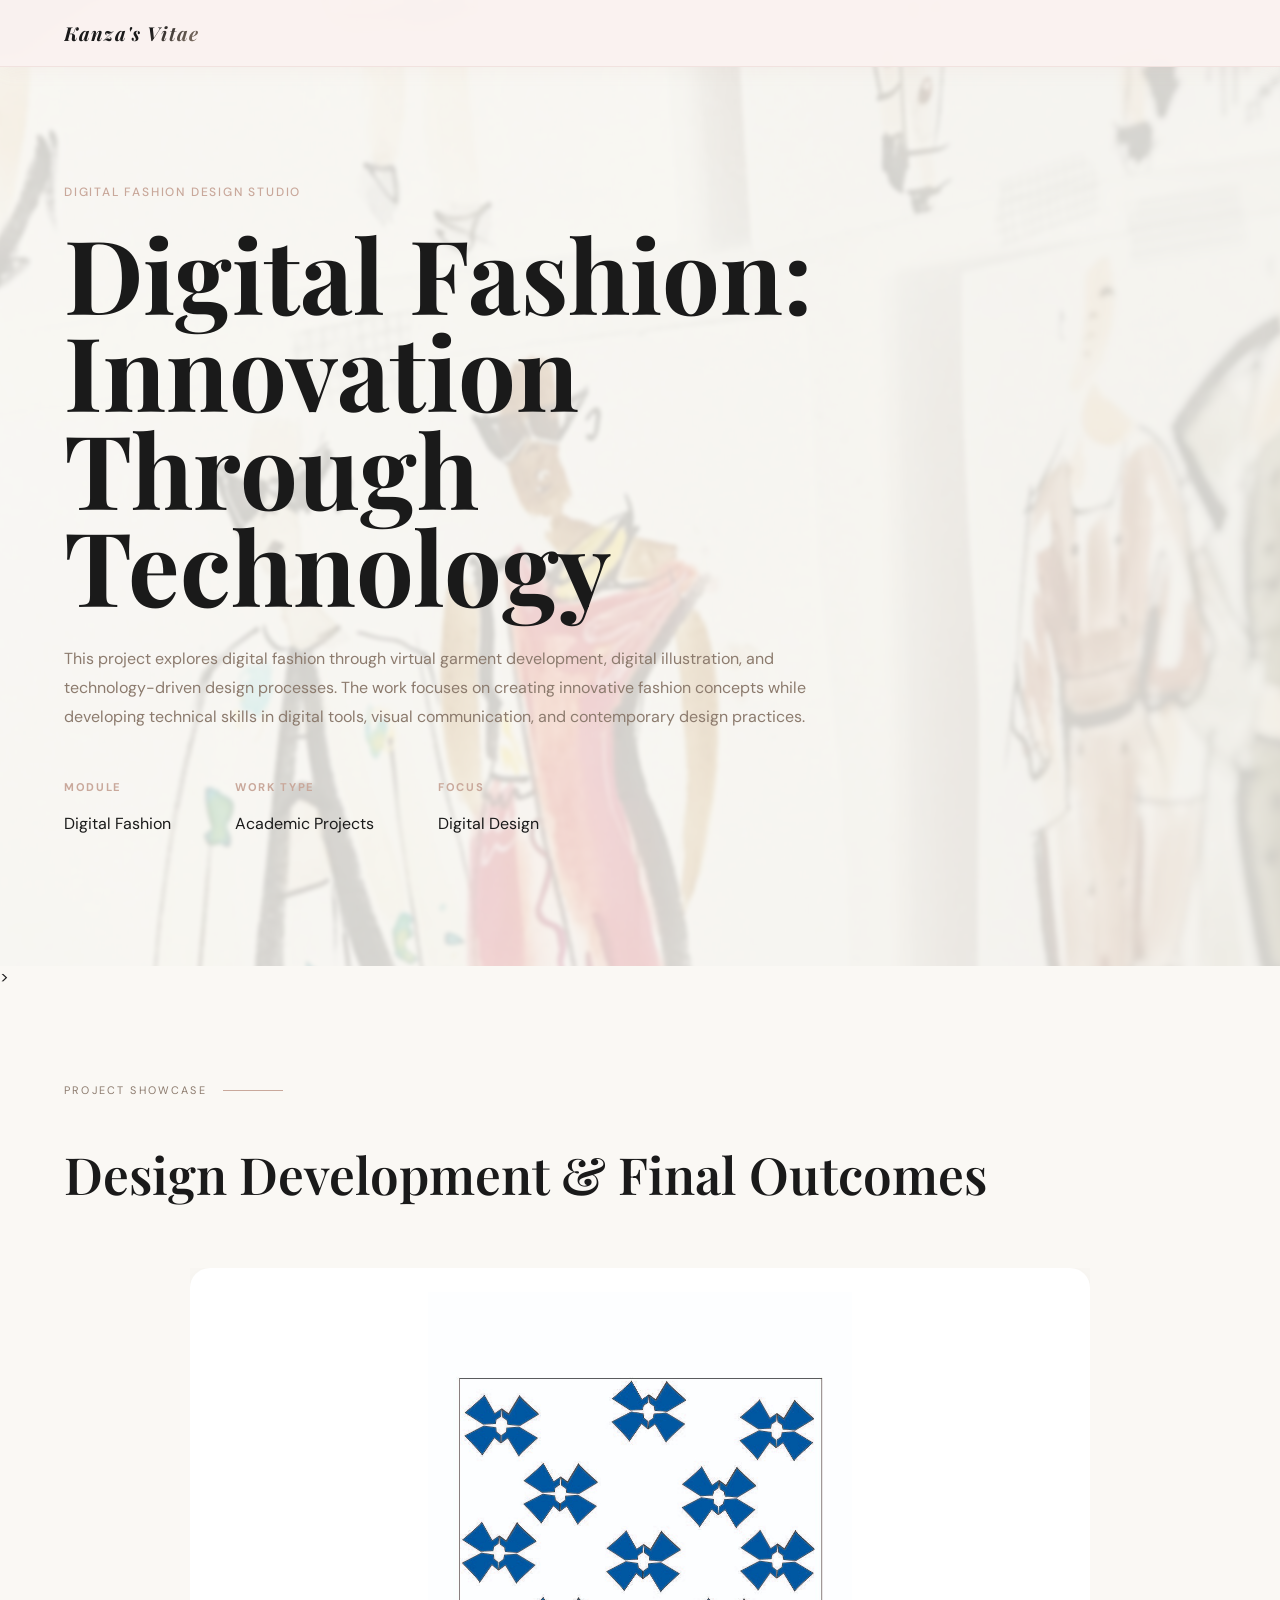
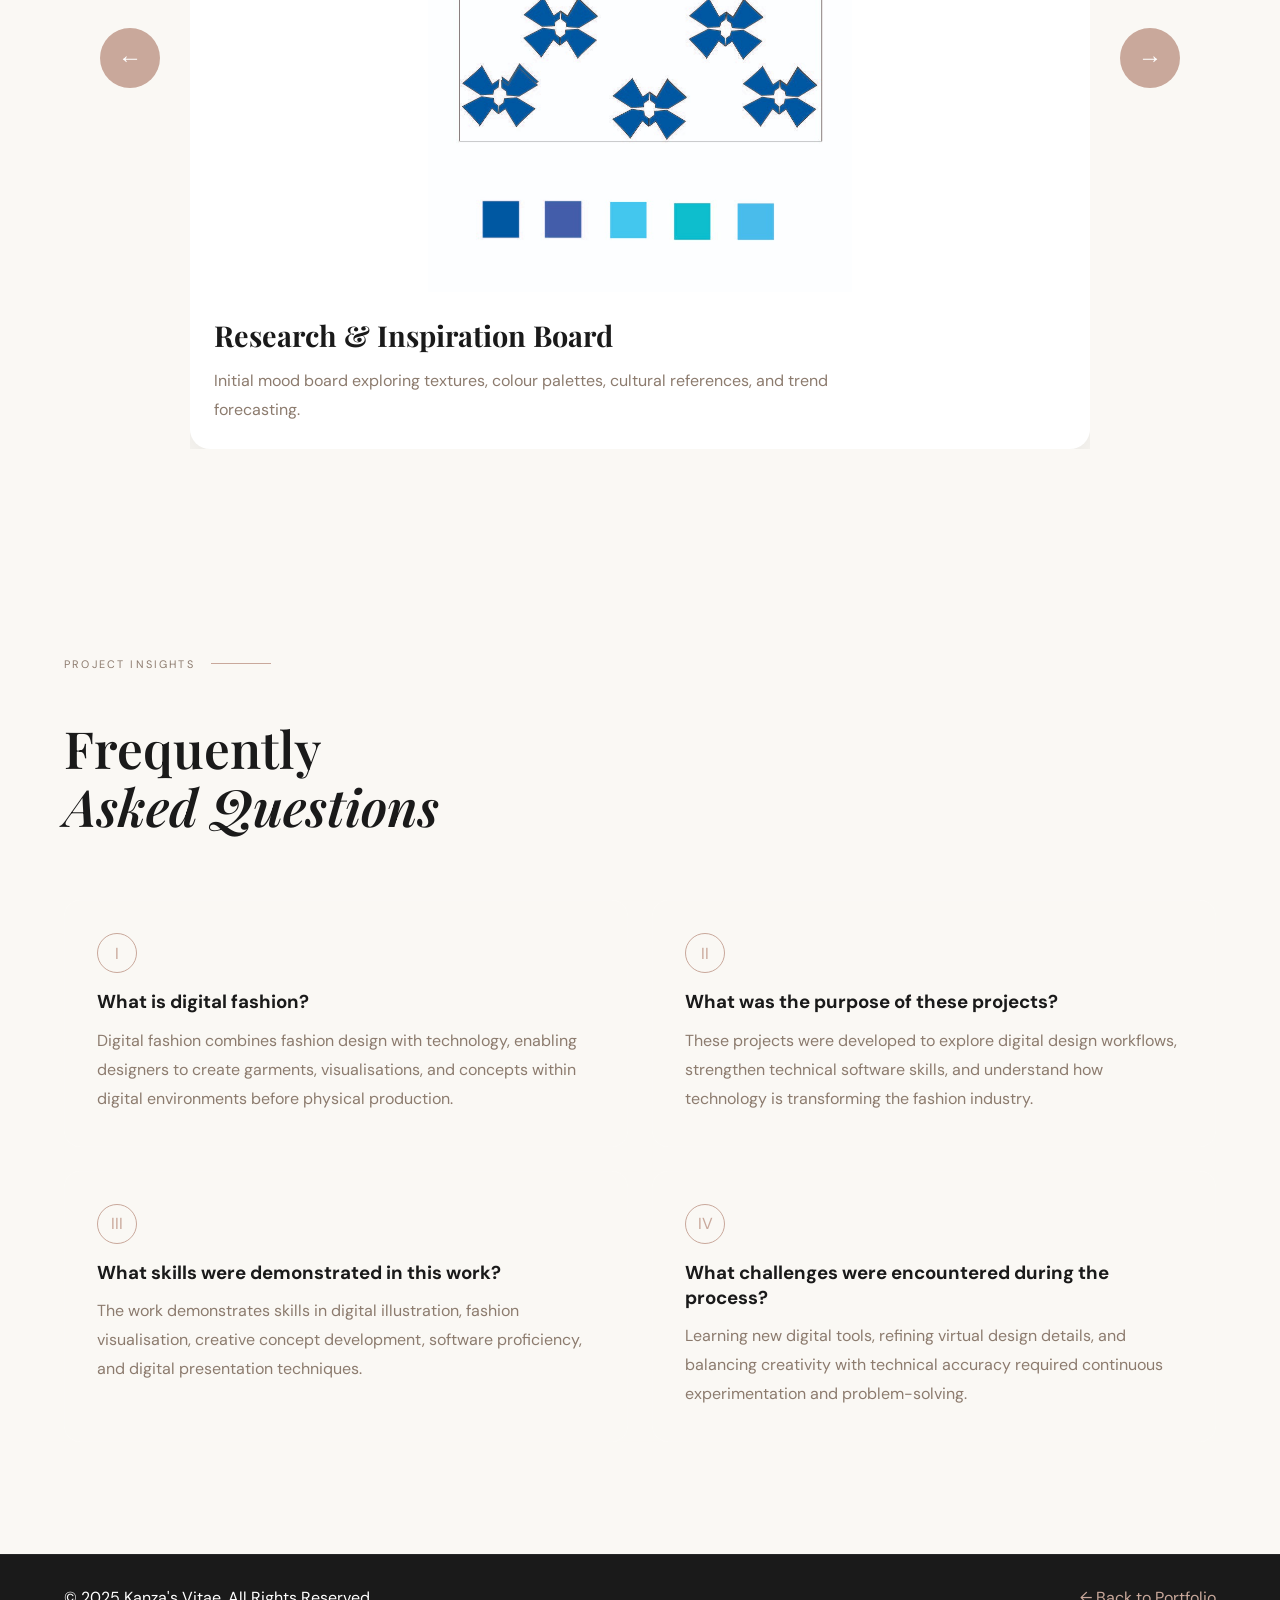
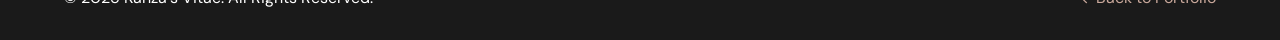
<file: project1.html>
<!DOCTYPE html>
<html lang="en">
<head>
    <meta charset="UTF-8">
    <meta name="viewport" content="width=device-width, initial-scale=1.0">
     <link rel="preconnect" href="https://fonts.googleapis.com" />
  <link rel="preconnect" href="https://fonts.gstatic.com" crossorigin />
  <link href="https://fonts.googleapis.com/css2?family=Playfair+Display:ital,wght@0,400;0,600;0,700;1,400;1,600&family=DM+Sans:wght@300;400;500&display=swap" rel="stylesheet" />
<link rel="stylesheet" href="style.css">
<link rel="stylesheet" href="ps1.css">
    <title>Document</title>
</head>
<body>
    <!-- NAV -->
<nav id="navbar">
<a href="index.html" class="nav-logo">Kanza's Vitae</a>
  
  <div class="hamburger" id="hamburger" onclick="openMobileNav()">
    <span></span><span></span><span></span>
  </div>
</nav>

<!-- MOBILE NAV -->
<div class="mobile-nav" id="mobileNav">
  <button class="mobile-close" onclick="closeMobileNav()">×</button>

</div>
<!-- Hero Section -->
<section class="project-hero">

  <!-- Background Image -->
  <div class="hero-bg"></div>

  <!-- Content -->
  <div class="project-hero-content">

    <span class="project-tag">
      Digital Fashion Design Studio
    </span>

    <h1>
     Digital Fashion:<br>
    Innovation Through Technology<br>
  
    </h1>

    <p>
   This project explores digital fashion through virtual garment
development, digital illustration, and technology-driven design
processes. The work focuses on creating innovative fashion
concepts while developing technical skills in digital tools,
visual communication, and contemporary design practices.
    </p>

    <div class="project-meta">

      <div>
    <h4>Module</h4>
    <p>Digital Fashion</p>
</div>

<div>
    <h4>Work Type</h4>
    <p>Academic Projects</p>
</div>

<div>
    <h4>Focus</h4>
    <p>Digital Design</p>
</div>
    </div>

  </div>

</section>
</section>>
 <!-- Gallery Section -->
<section class="project-gallery">

  <div class="section-label">
    Project Showcase
  </div>

  <h2 class="section-heading">
    Design Development & Final Outcomes
  </h2>

  <div class="carousel-wrapper">

    <button class="carousel-btn prev" onclick="changeSlide(-1)">
      ←
    </button>

    <div class="gallery-grid">

      <div class="gallery-card active">

        <div class="gallery-image">
          <img src="Digital/1.jpeg" alt="Draping project image 1">
        </div>

        <h3>Research & Inspiration Board</h3>

        <p>
          Initial mood board exploring textures, colour palettes,
          cultural references, and trend forecasting.
        </p>

      </div>

      <div class="gallery-card">

        <div class="gallery-image">
          <img src="Digital/2.jpeg" alt="Draping project image 2">
        </div>

        <h3>Concept Development</h3>

        <p>
          Early design sketches and silhouette experimentation
          developed during the concept phase.
        </p>

      </div>

      <div class="gallery-card">

        <div class="gallery-image">
          <img src="Digital/3.jpeg" alt="Draping project image 3">
        </div>

        <h3>Technical Drawings</h3>

        <p>
          Detailed garment specifications and construction planning.
        </p>

      </div>

      <div class="gallery-card">

        <div class="gallery-image">
          <img src="Digital/4.jpeg" alt="Draping project image 4">
        </div>

        <h3>Initial Draping Experiment</h3>

        <p>
          Exploring silhouette and volume through
          free-form draping techniques.
        </p>

      </div>

      <div class="gallery-card">

        <div class="gallery-image">
          <img src="Digital/5.jpeg" alt="Draping project image 5">
        </div>

        <h3>Draping Refinement</h3>

        <p>
          Refining proportions and developing
          stronger garment structure.
        </p>

      </div>

      <div class="gallery-card">

        <div class="gallery-image">
          <img src="Digital/Cover photo.jpeg" alt="Draping project image 6">
        </div>

        <h3>Final Garment</h3>

        <p>
          Completed design showcasing fabric application,
          craftsmanship, and styling decisions.
        </p>

      </div>

    </div>

    <button class="carousel-btn next" onclick="changeSlide(1)">
      →
    </button>

  </div>

</section>
<!-- FAQ Section -->
<section class="faq-section">
  <div class="section-label">Project Insights</div>
  <h2 class="section-heading">Frequently<br><em>Asked Questions</em></h2>

  <div class="faq-grid">

    
 <div class="faq-card">
  <div class="faq-card-icon">I</div>
  <h3>What is digital fashion?</h3>
  <p>
    Digital fashion combines fashion design with technology,
    enabling designers to create garments, visualisations, and
    concepts within digital environments before physical production.
  </p>
</div>

 <div class="faq-card">
  <div class="faq-card-icon">II</div>
  <h3>What was the purpose of these projects?</h3>
  <p>
    These projects were developed to explore digital design
    workflows, strengthen technical software skills, and
    understand how technology is transforming the fashion industry.
  </p>
</div>
   <div class="faq-card">
  <div class="faq-card-icon">III</div>
  <h3>What skills were demonstrated in this work?</h3>
  <p>
    The work demonstrates skills in digital illustration,
    fashion visualisation, creative concept development,
    software proficiency, and digital presentation techniques.
  </p>
</div>

<div class="faq-card">
  <div class="faq-card-icon">IV</div>
  <h3>What challenges were encountered during the process?</h3>
  <p>
    Learning new digital tools, refining virtual design details,
    and balancing creativity with technical accuracy required
    continuous experimentation and problem-solving.
  </p>
</div>

  </div>
</section>

<!-- Footer -->
 <footer class="project-footer">

  <p>
    © 2025 Kanza's Vitae. All Rights Reserved.
  </p>

  <a href="index.html#work">
    ← Back to Portfolio
  </a>

</footer>
<script>

const slides =
document.querySelectorAll(".gallery-card");

let currentSlide = 0;

slides[currentSlide].classList.add("active");

function changeSlide(direction){

    slides[currentSlide]
    .classList.remove("active");

    currentSlide += direction;

    if(currentSlide < 0){
        currentSlide = slides.length - 1;
    }

    if(currentSlide >= slides.length){
        currentSlide = 0;
    }

    slides[currentSlide]
    .classList.add("active");
}

</script>
</body>
</html>
</file>
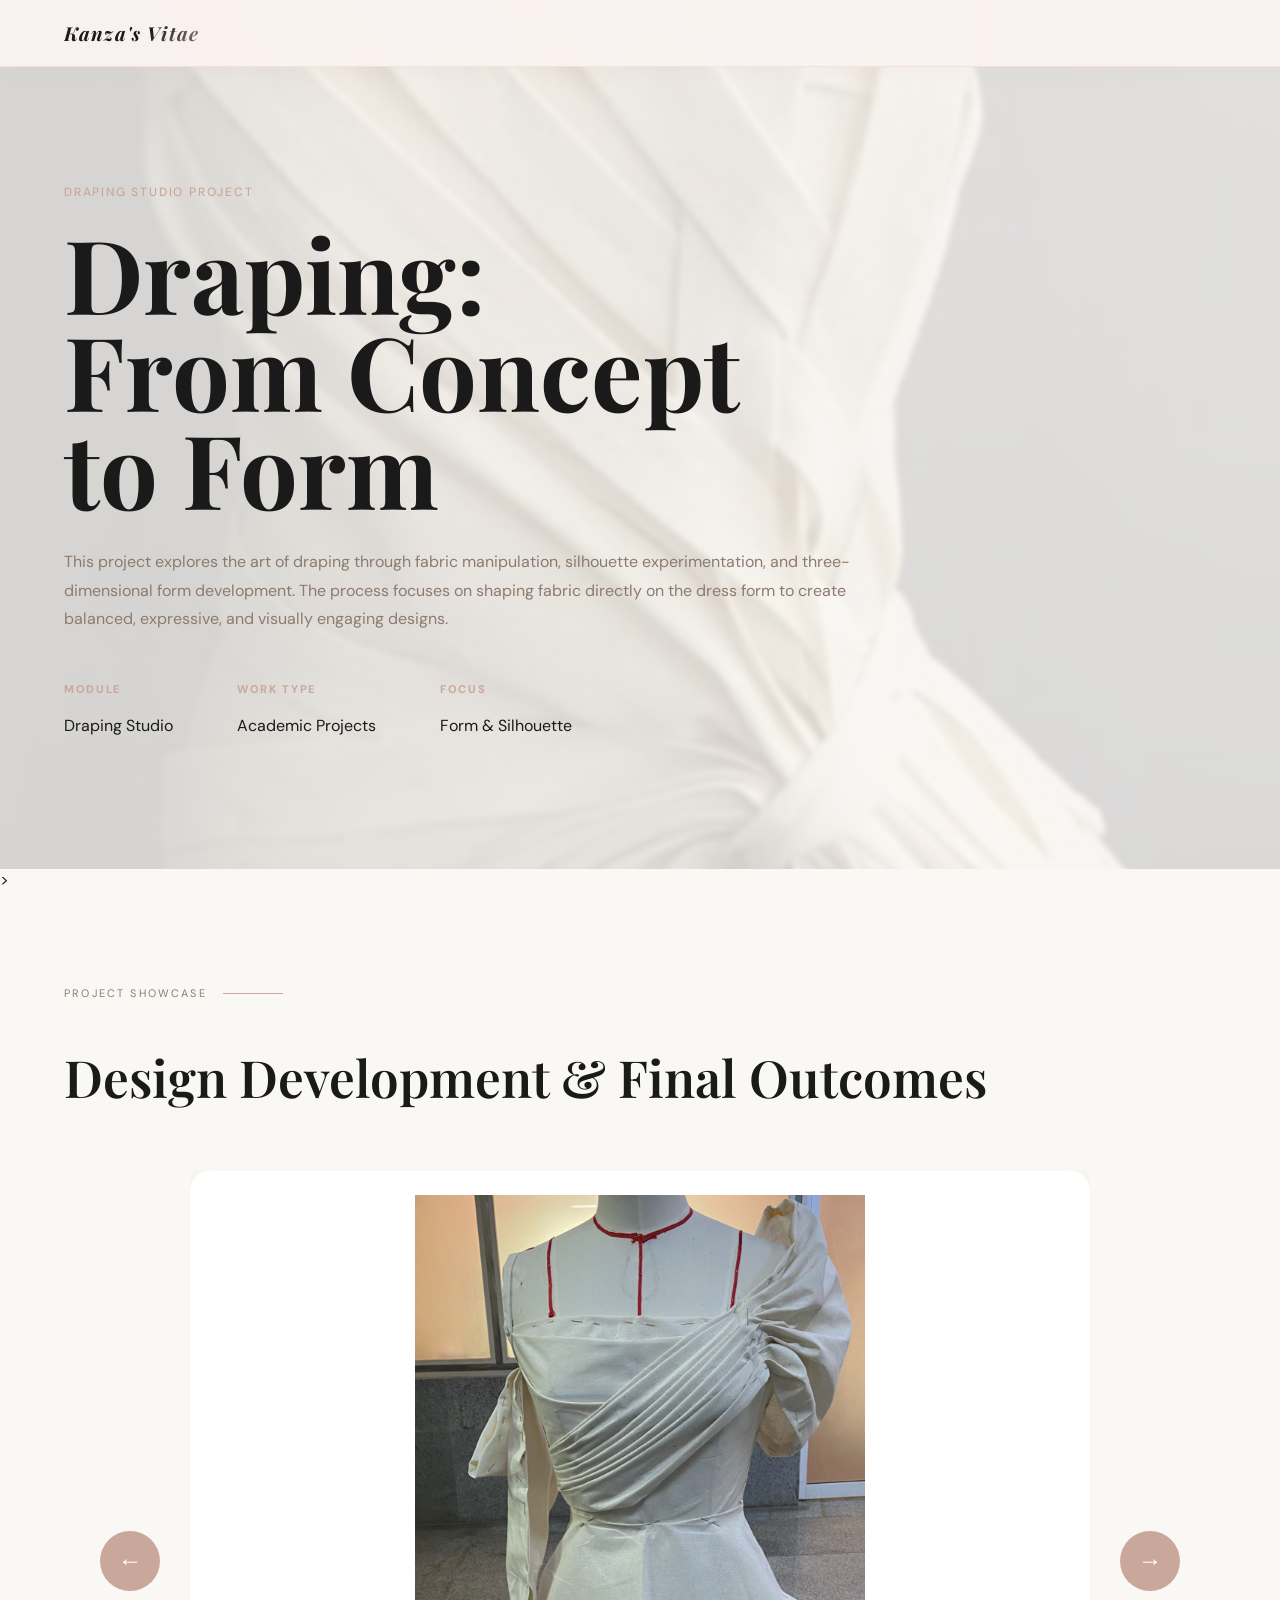
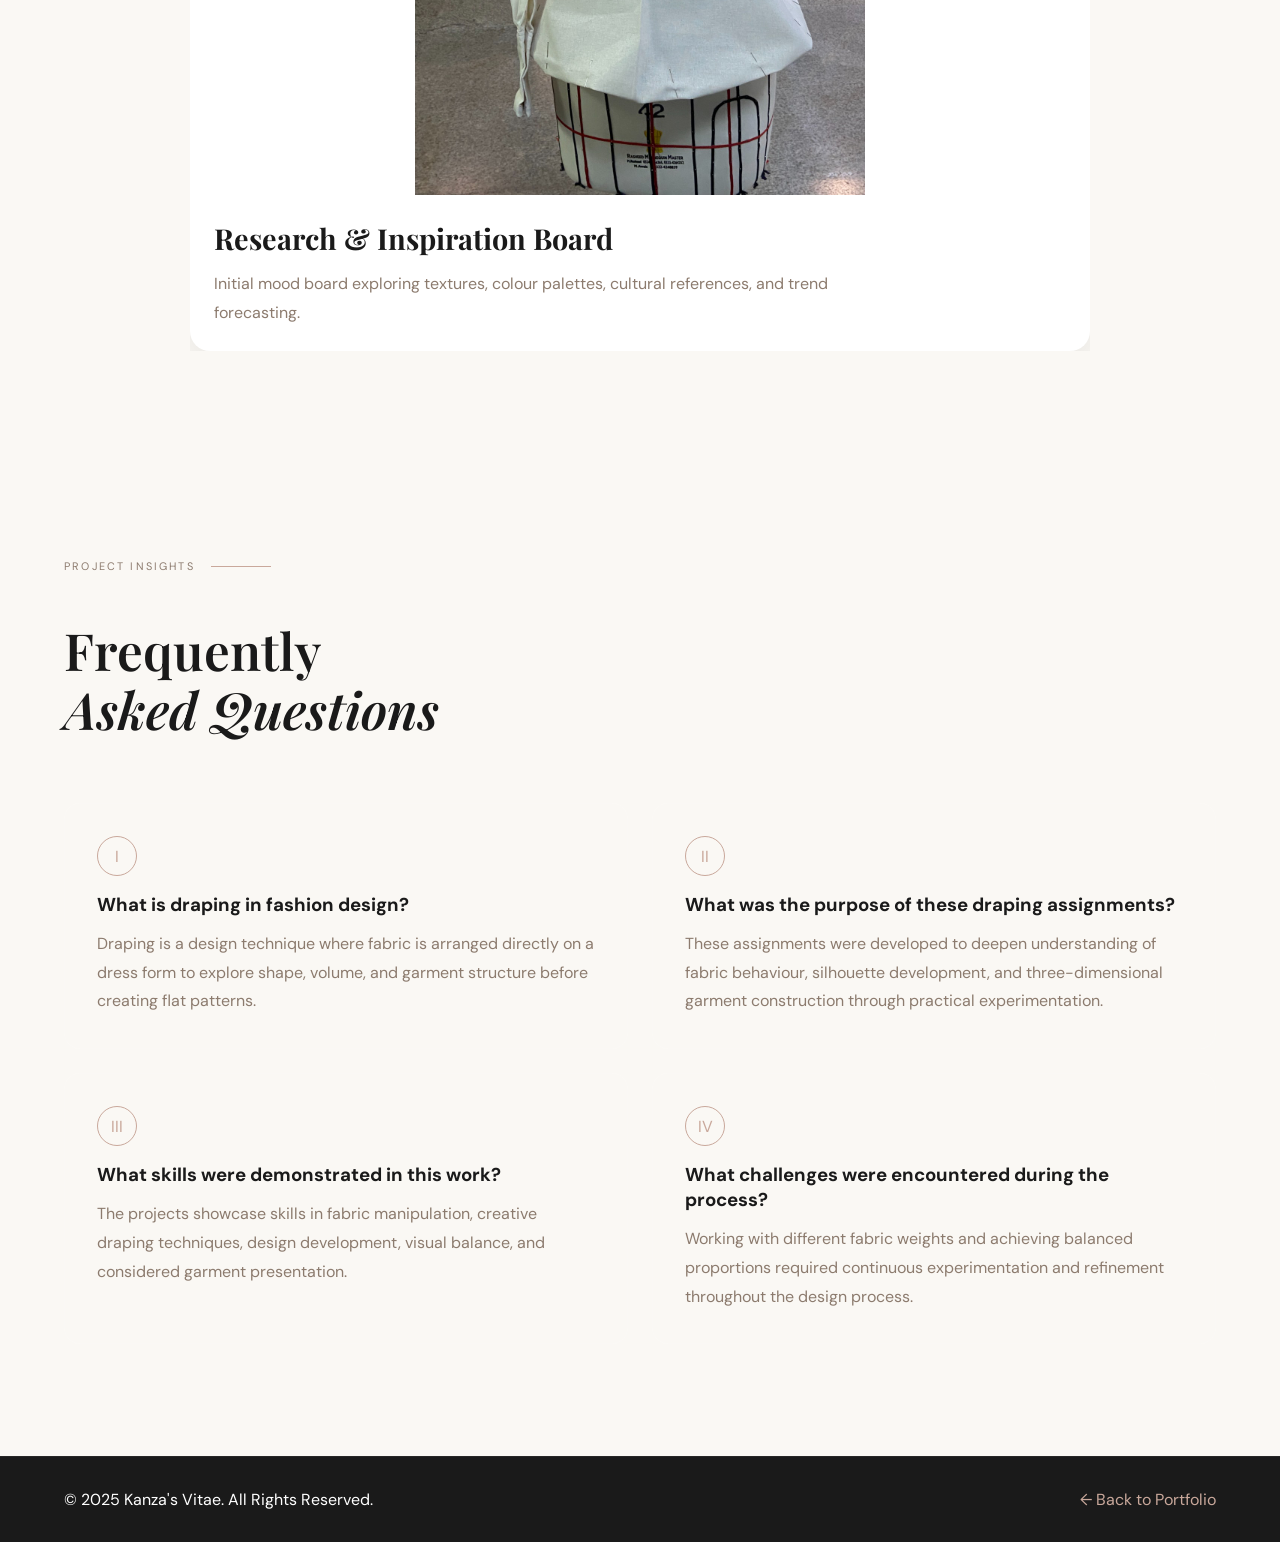
<file: project2.html>
<!DOCTYPE html>
<html lang="en">
<head>
    <meta charset="UTF-8">
    <meta name="viewport" content="width=device-width, initial-scale=1.0">
     <link rel="preconnect" href="https://fonts.googleapis.com" />
  <link rel="preconnect" href="https://fonts.gstatic.com" crossorigin />
  <link href="https://fonts.googleapis.com/css2?family=Playfair+Display:ital,wght@0,400;0,600;0,700;1,400;1,600&family=DM+Sans:wght@300;400;500&display=swap" rel="stylesheet" />
<link rel="stylesheet" href="style.css">
<link rel="stylesheet" href="ps2.css">
    <title>Document</title>
</head>
<body>
    <!-- NAV -->
<nav id="navbar">
<a href="index.html" class="nav-logo">Kanza's Vitae</a>
  
  <div class="hamburger" id="hamburger" onclick="openMobileNav()">
    <span></span><span></span><span></span>
  </div>
</nav>

<!-- MOBILE NAV -->
<div class="mobile-nav" id="mobileNav">
  <button class="mobile-close" onclick="closeMobileNav()">×</button>

</div>
<!-- Hero Section -->
<section class="project-hero">

  <!-- Background Image -->
  <div class="hero-bg"></div>

  <!-- Content -->
  <div class="project-hero-content">

    <span class="project-tag">
      Draping Studio Project
    </span>

    <h1>
      Draping:<br>
      From Concept<br>
      to Form
    </h1>

    <p>
      This project explores the art of draping through
      fabric manipulation, silhouette experimentation, and
      three-dimensional form development. The process focuses
      on shaping fabric directly on the dress form to create
      balanced, expressive, and visually engaging designs.
    </p>

    <div class="project-meta">

      <div>
        <h4>Module</h4>
        <p>Draping Studio</p>
      </div>

      <div>
        <h4>Work Type</h4>
        <p>Academic Projects</p>
      </div>

      <div>
        <h4>Focus</h4>
        <p>Form & Silhouette</p>
      </div>

    </div>

  </div>

</section>
</section>>
 <!-- Gallery Section -->
<section class="project-gallery">

  <div class="section-label">
    Project Showcase
  </div>

  <h2 class="section-heading">
    Design Development & Final Outcomes
  </h2>

  <div class="carousel-wrapper">

    <button class="carousel-btn prev" onclick="changeSlide(-1)">
      ←
    </button>

    <div class="gallery-grid">

      <div class="gallery-card active">

        <div class="gallery-image">
          <img src="Draping/1.jpeg" alt="Draping project image 1">
        </div>

        <h3>Research & Inspiration Board</h3>

        <p>
          Initial mood board exploring textures, colour palettes,
          cultural references, and trend forecasting.
        </p>

      </div>

      <div class="gallery-card">

        <div class="gallery-image">
          <img src="Draping/2.jpeg" alt="Draping project image 2">
        </div>

        <h3>Concept Development</h3>

        <p>
          Early design sketches and silhouette experimentation
          developed during the concept phase.
        </p>

      </div>

      <div class="gallery-card">

        <div class="gallery-image">
          <img src="Draping/3.jpeg" alt="Draping project image 3">
        </div>

        <h3>Technical Drawings</h3>

        <p>
          Detailed garment specifications and construction planning.
        </p>

      </div>

      <div class="gallery-card">

        <div class="gallery-image">
          <img src="Draping/6.jpeg" alt="Draping project image 4">
        </div>

        <h3>Initial Draping Experiment</h3>

        <p>
          Exploring silhouette and volume through
          free-form draping techniques.
        </p>

      </div>

      <div class="gallery-card">

        <div class="gallery-image">
          <img src="Draping/5.jpeg" alt="Draping project image 5">
        </div>

        <h3>Draping Refinement</h3>

        <p>
          Refining proportions and developing
          stronger garment structure.
        </p>

      </div>

      <div class="gallery-card">

        <div class="gallery-image">
          <img src="Draping/Cover photo.jpeg" alt="Draping project image 6">
        </div>

        <h3>Final Garment</h3>

        <p>
          Completed design showcasing fabric application,
          craftsmanship, and styling decisions.
        </p>

      </div>

    </div>

    <button class="carousel-btn next" onclick="changeSlide(1)">
      →
    </button>

  </div>

</section>
<!-- FAQ Section -->
<section class="faq-section">
  <div class="section-label">Project Insights</div>
  <h2 class="section-heading">Frequently<br><em>Asked Questions</em></h2>

  <div class="faq-grid">

    <div class="faq-card">
      <div class="faq-card-icon">I</div>
      <h3>What is draping in fashion design?</h3>
      <p>Draping is a design technique where fabric is arranged directly on a dress form to explore shape, volume, and garment structure before creating flat patterns.</p>
    </div>

    <div class="faq-card">
      <div class="faq-card-icon">II</div>
      <h3>What was the purpose of these draping assignments?</h3>
      <p>These assignments were developed to deepen understanding of fabric behaviour, silhouette development, and three-dimensional garment construction through practical experimentation.</p>
    </div>

    <div class="faq-card">
      <div class="faq-card-icon">III</div>
      <h3>What skills were demonstrated in this work?</h3>
      <p>The projects showcase skills in fabric manipulation, creative draping techniques, design development, visual balance, and considered garment presentation.</p>
    </div>

    <div class="faq-card">
      <div class="faq-card-icon">IV</div>
      <h3>What challenges were encountered during the process?</h3>
      <p>Working with different fabric weights and achieving balanced proportions required continuous experimentation and refinement throughout the design process.</p>
    </div>

  </div>
</section>

<!-- Footer -->
 <footer class="project-footer">

  <p>
    © 2025 Kanza's Vitae. All Rights Reserved.
  </p>

  <a href="index.html#work">
    ← Back to Portfolio
  </a>

</footer>
<script>

const slides =
document.querySelectorAll(".gallery-card");

let currentSlide = 0;

slides[currentSlide].classList.add("active");

function changeSlide(direction){

    slides[currentSlide]
    .classList.remove("active");

    currentSlide += direction;

    if(currentSlide < 0){
        currentSlide = slides.length - 1;
    }

    if(currentSlide >= slides.length){
        currentSlide = 0;
    }

    slides[currentSlide]
    .classList.add("active");
}

</script>
</body>
</html>
</file>
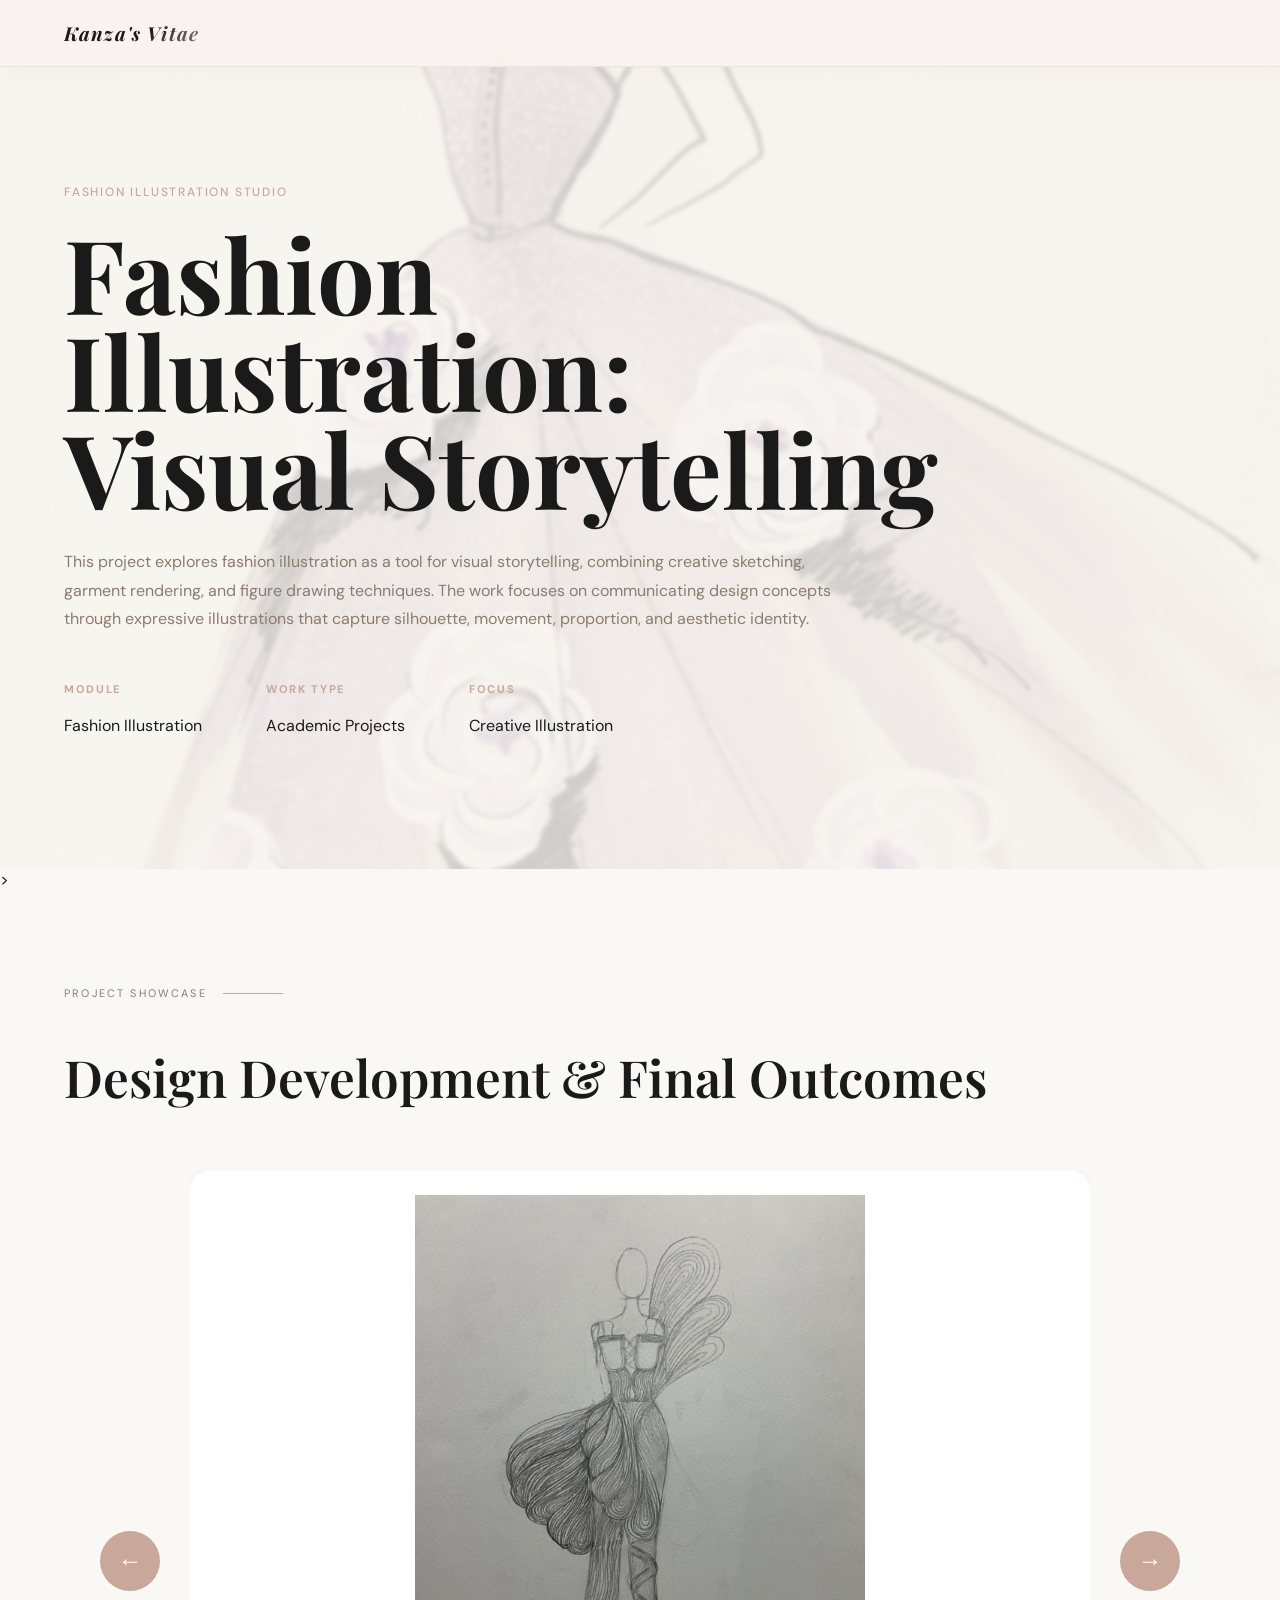
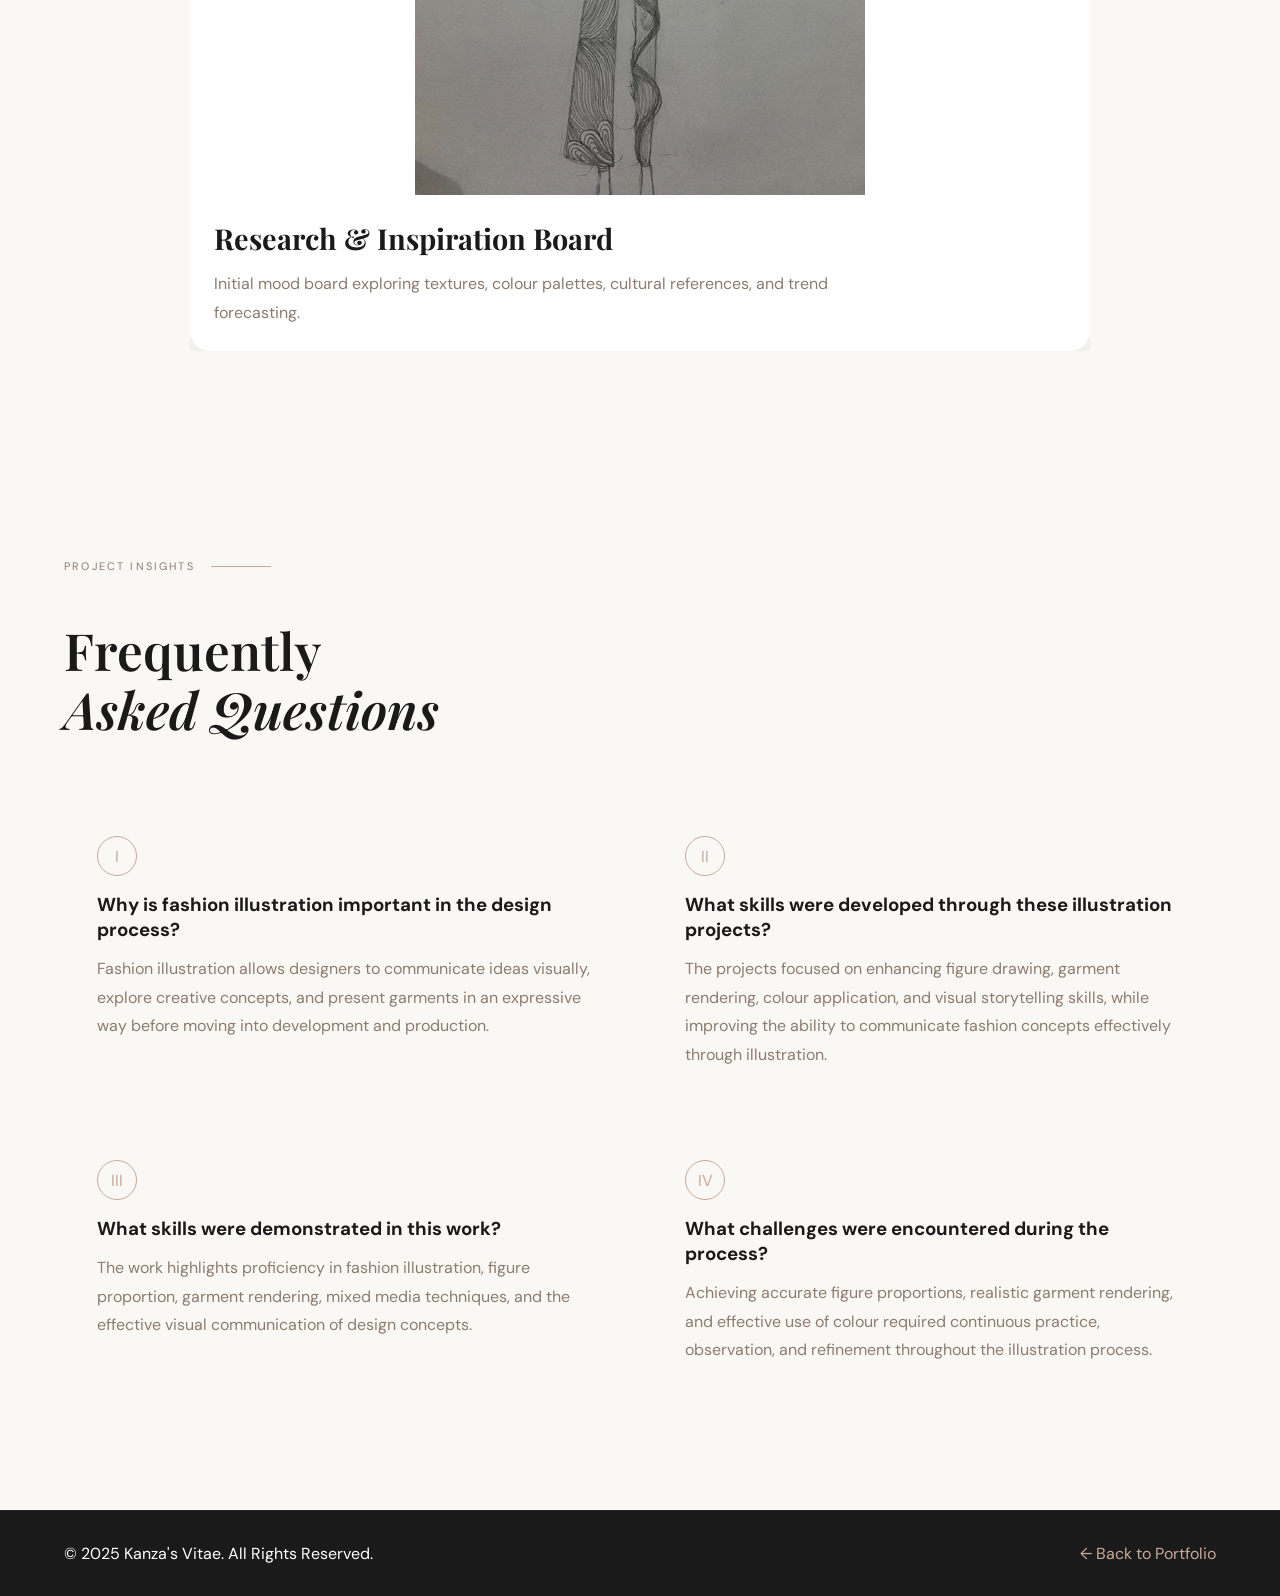
<file: project3.html>
<!DOCTYPE html>
<html lang="en">
<head>
    <meta charset="UTF-8">
    <meta name="viewport" content="width=device-width, initial-scale=1.0">
     <link rel="preconnect" href="https://fonts.googleapis.com" />
  <link rel="preconnect" href="https://fonts.gstatic.com" crossorigin />
  <link href="https://fonts.googleapis.com/css2?family=Playfair+Display:ital,wght@0,400;0,600;0,700;1,400;1,600&family=DM+Sans:wght@300;400;500&display=swap" rel="stylesheet" />
<link rel="stylesheet" href="style.css">
<link rel="stylesheet" href="ps3.css">
    <title>Document</title>
</head>
<body>
    <!-- NAV -->
<nav id="navbar">
<a href="index.html" class="nav-logo">Kanza's Vitae</a>
  
  <div class="hamburger" id="hamburger" onclick="openMobileNav()">
    <span></span><span></span><span></span>
  </div>
</nav>

<!-- MOBILE NAV -->
<div class="mobile-nav" id="mobileNav">
  <button class="mobile-close" onclick="closeMobileNav()">×</button>

</div>
<!-- Hero Section -->
<section class="project-hero">

  <!-- Background Image -->
  <div class="hero-bg"></div>

  <!-- Content -->
  <div class="project-hero-content">

    <span class="project-tag">
      Fashion Illustration Studio
    </span>

    <h1>
     Fashion Illustration:<br>
      Visual Storytelling  <br>
  
    </h1>

    <p>
     This project explores fashion illustration as a tool for visual
storytelling, combining creative sketching, garment rendering,
and figure drawing techniques. The work focuses on communicating
design concepts through expressive illustrations that capture
silhouette, movement, proportion, and aesthetic identity.
    </p>

    <div class="project-meta">

      <div>
        <h4>Module</h4>
        <p>Fashion Illustration</p>
      </div>

      <div>
        <h4>Work Type</h4>
        <p>Academic Projects</p>
      </div>

      <div>
        <h4>Focus</h4>
        <p>Creative Illustration</p>
      </div>

    </div>

  </div>

</section>
</section>>
 <!-- Gallery Section -->
<section class="project-gallery">

  <div class="section-label">
    Project Showcase
  </div>

  <h2 class="section-heading">
    Design Development & Final Outcomes
  </h2>

  <div class="carousel-wrapper">

    <button class="carousel-btn prev" onclick="changeSlide(-1)">
      ←
    </button>

    <div class="gallery-grid">

      <div class="gallery-card active">

        <div class="gallery-image">
          <img src="Fashion Illustration/1.jpeg" alt="Draping project image 1">
        </div>

        <h3>Research & Inspiration Board</h3>

        <p>
          Initial mood board exploring textures, colour palettes,
          cultural references, and trend forecasting.
        </p>

      </div>

      <div class="gallery-card">

        <div class="gallery-image">
          <img src="Fashion Illustration/2.jpeg" alt="Draping project image 2">
        </div>

        <h3>Concept Development</h3>

        <p>
          Early design sketches and silhouette experimentation
          developed during the concept phase.
        </p>

      </div>

      <div class="gallery-card">

        <div class="gallery-image">
          <img src="Fashion Illustration/3.jpeg" alt="Draping project image 3">
        </div>

        <h3>Technical Drawings</h3>

        <p>
          Detailed garment specifications and construction planning.
        </p>

      </div>

      <div class="gallery-card">

        <div class="gallery-image">
          <img src="Fashion Illustration/4.jpeg" alt="Draping project image 4">
        </div>

        <h3>Initial Draping Experiment</h3>

        <p>
          Exploring silhouette and volume through
          free-form draping techniques.
        </p>

      </div>

      <div class="gallery-card">

        <div class="gallery-image">
          <img src="Fashion Illustration/Cover photo.jpeg" alt="Draping project image 5">
        </div>

        <h3>Draping Refinement</h3>

        <p>
          Refining proportions and developing
          stronger garment structure.
        </p>

      </div>

      <div class="gallery-card">

        <div class="gallery-image">
          <img src="Fashion Illustration/WhatsApp Image 2026-05-29 at 11.06.03 PM.jpeg" alt="Draping project image 6">
        </div>

        <h3>Final Garment</h3>

        <p>
          Completed design showcasing fabric application,
          craftsmanship, and styling decisions.
        </p>

      </div>

    </div>

    <button class="carousel-btn next" onclick="changeSlide(1)">
      →
    </button>

  </div>

</section>
<!-- FAQ Section -->
<section class="faq-section">
  <div class="section-label">Project Insights</div>
  <h2 class="section-heading">Frequently<br><em>Asked Questions</em></h2>

  <div class="faq-grid">

    <div class="faq-card">
  <div class="faq-card-icon">I</div>
  <h3>Why is fashion illustration important in the design process?</h3>
  <p>
   Fashion illustration allows designers to communicate ideas
  visually, explore creative concepts, and present garments in
  an expressive way before moving into development and production.
  </p>
</div>

    <div class="faq-card">
  <div class="faq-card-icon">II</div>
  <h3>What skills were developed through these illustration projects?</h3>
  <p>
    The projects focused on enhancing figure drawing, garment
    rendering, colour application, and visual storytelling skills,
    while improving the ability to communicate fashion concepts
    effectively through illustration.
  </p>
</div>
    <div class="faq-card">
  <div class="faq-card-icon">III</div>
  <h3>What skills were demonstrated in this work?</h3>
  <p>
    The work highlights proficiency in fashion illustration,
    figure proportion, garment rendering, mixed media techniques,
    and the effective visual communication of design concepts.
  </p>
</div>

<div class="faq-card">
  <div class="faq-card-icon">IV</div>
  <h3>What challenges were encountered during the process?</h3>
  <p>
    Achieving accurate figure proportions, realistic garment
    rendering, and effective use of colour required continuous
    practice, observation, and refinement throughout the
    illustration process.
  </p>
</div>

  </div>
</section>

<!-- Footer -->
 <footer class="project-footer">

  <p>
    © 2025 Kanza's Vitae. All Rights Reserved.
  </p>

  <a href="index.html#work">
    ← Back to Portfolio
  </a>

</footer>
<script>

const slides =
document.querySelectorAll(".gallery-card");

let currentSlide = 0;

slides[currentSlide].classList.add("active");

function changeSlide(direction){

    slides[currentSlide]
    .classList.remove("active");

    currentSlide += direction;

    if(currentSlide < 0){
        currentSlide = slides.length - 1;
    }

    if(currentSlide >= slides.length){
        currentSlide = 0;
    }

    slides[currentSlide]
    .classList.add("active");
}

</script>
</body>
</html>
</file>
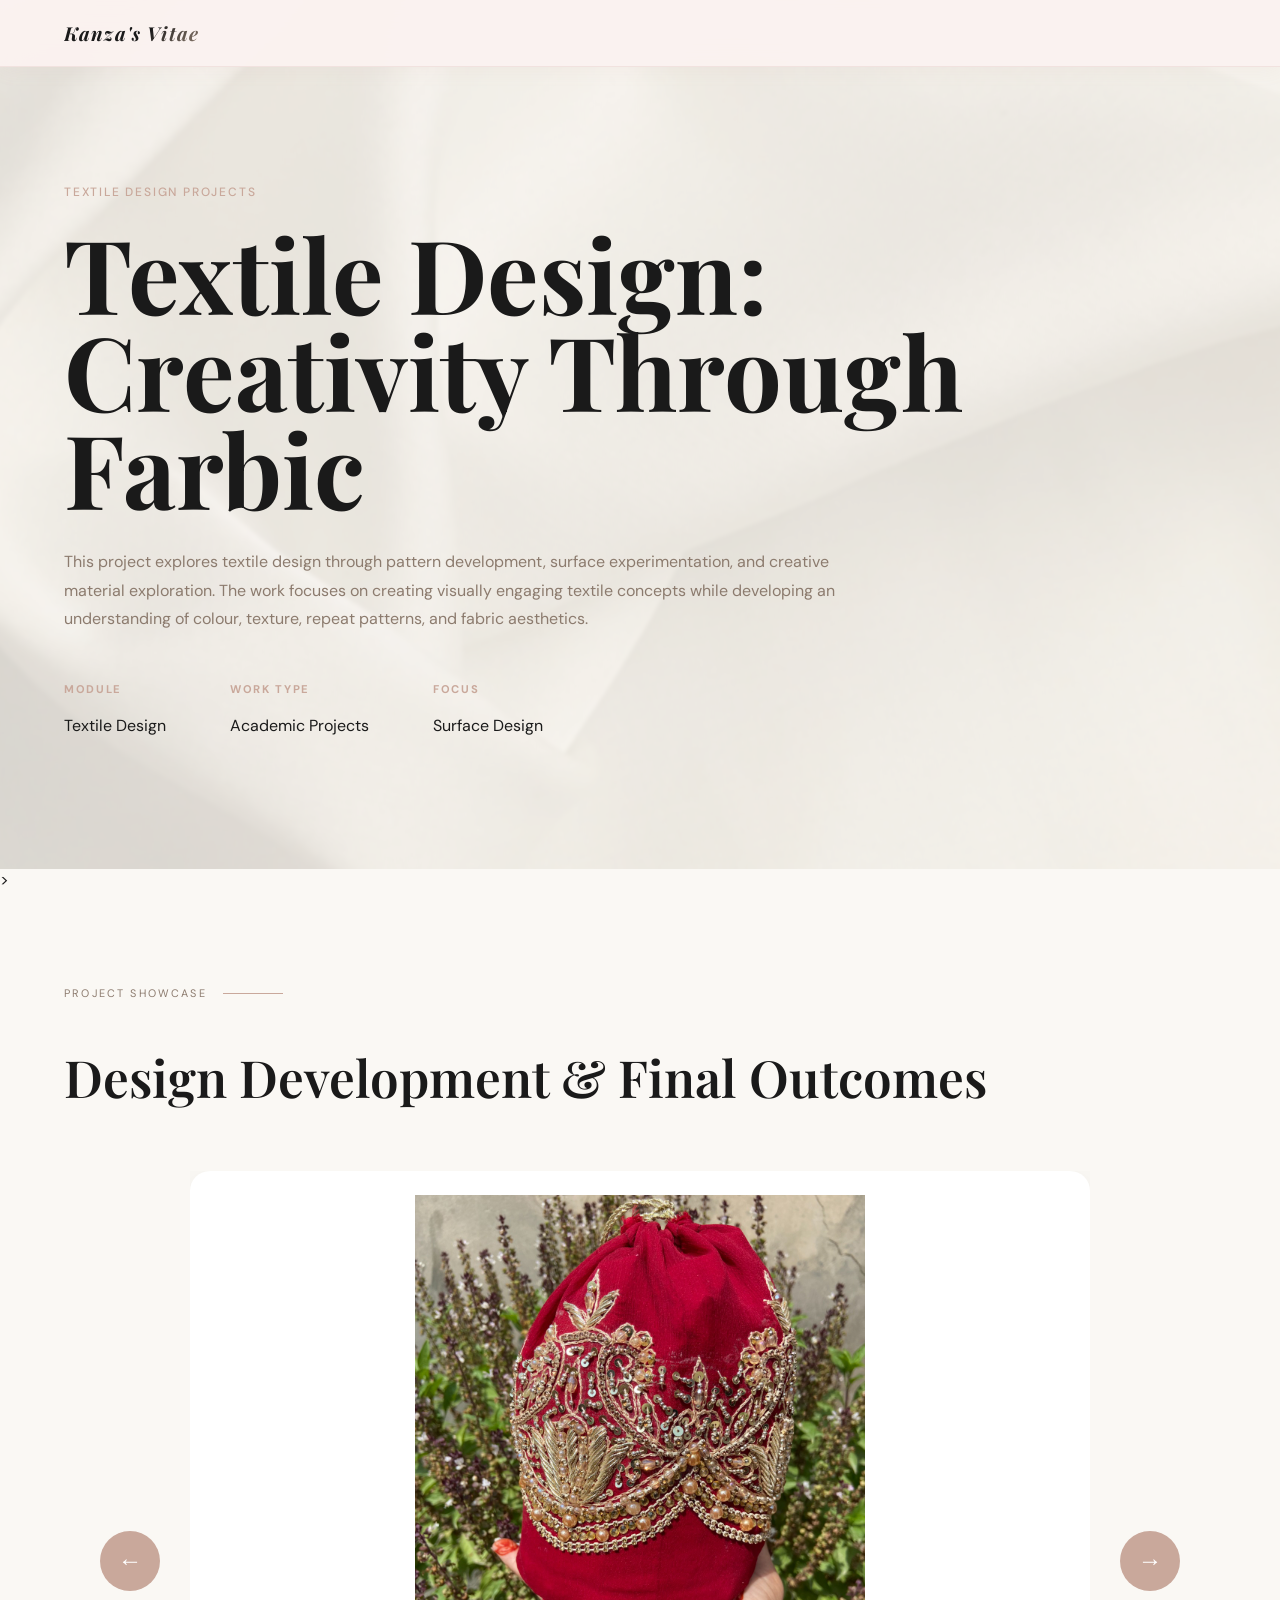
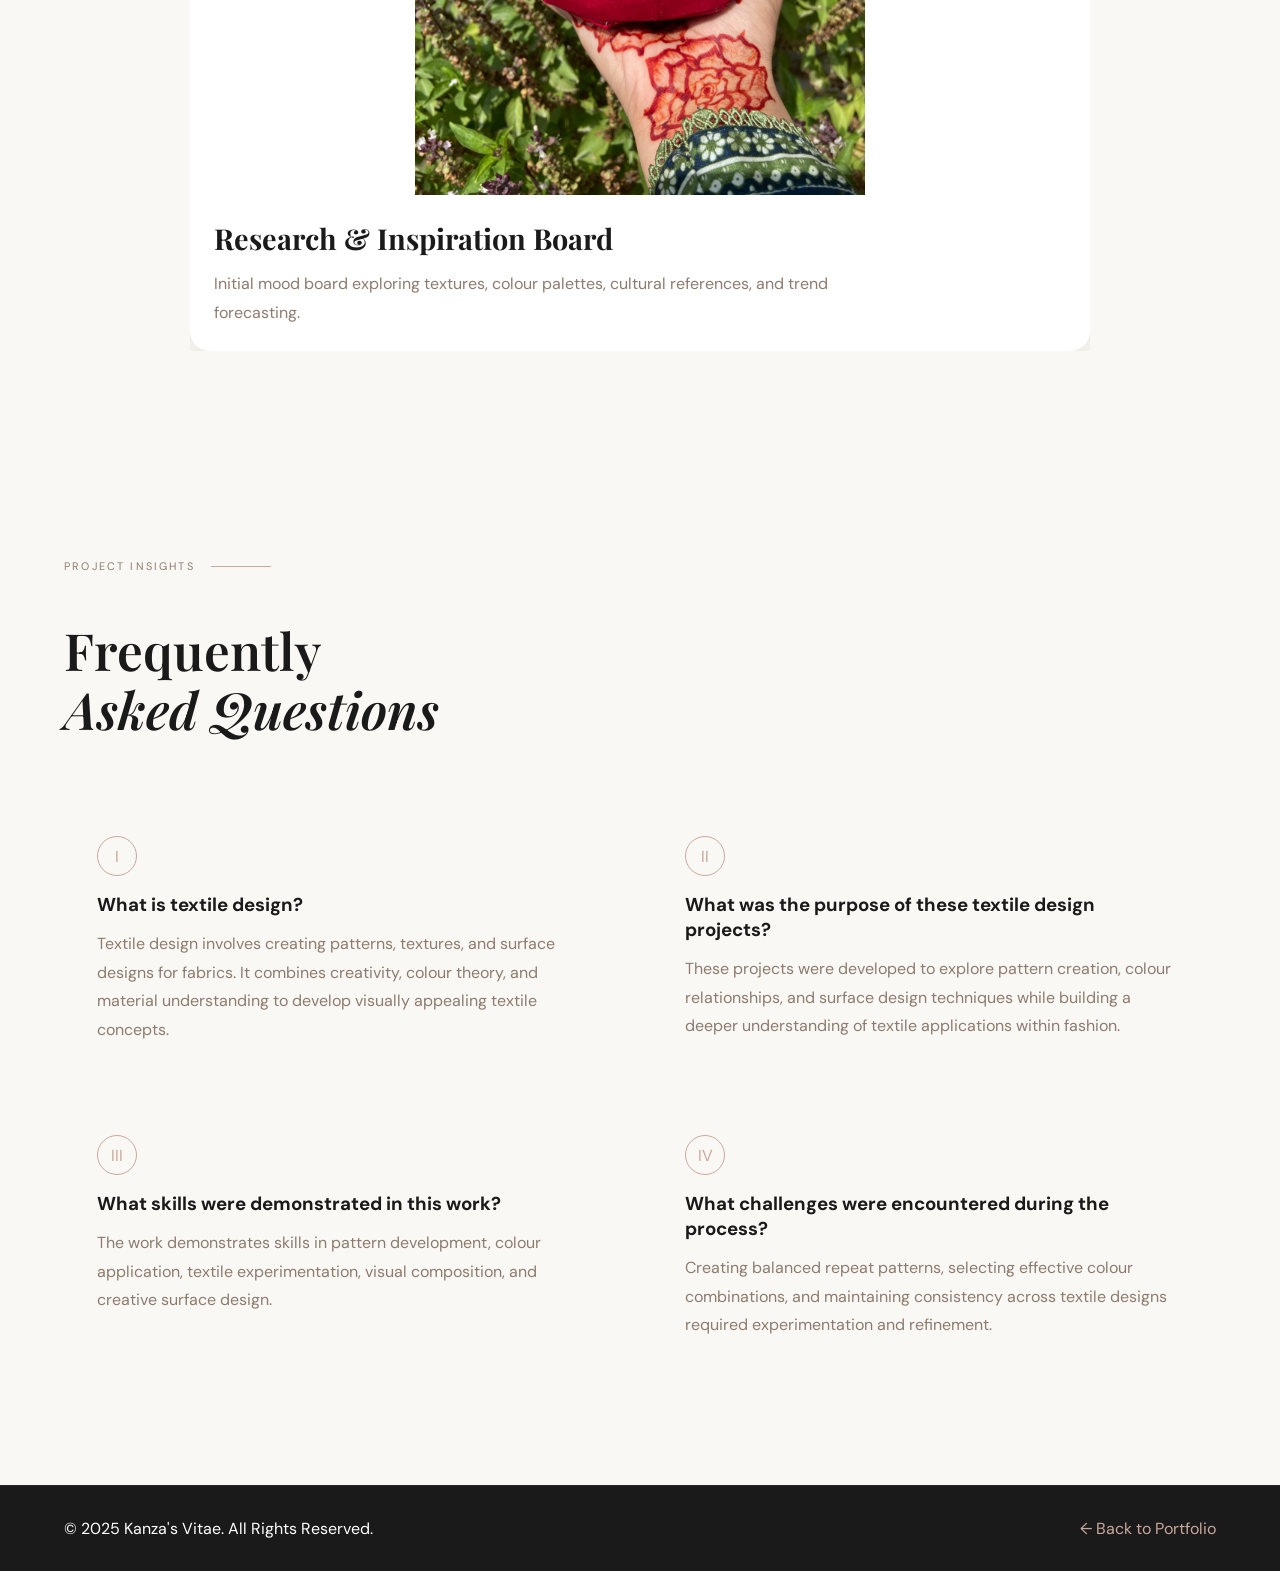
<file: project4.html>
<!DOCTYPE html>
<html lang="en">
<head>
    <meta charset="UTF-8">
    <meta name="viewport" content="width=device-width, initial-scale=1.0">
     <link rel="preconnect" href="https://fonts.googleapis.com" />
  <link rel="preconnect" href="https://fonts.gstatic.com" crossorigin />
  <link href="https://fonts.googleapis.com/css2?family=Playfair+Display:ital,wght@0,400;0,600;0,700;1,400;1,600&family=DM+Sans:wght@300;400;500&display=swap" rel="stylesheet" />
<link rel="stylesheet" href="style.css">
<link rel="stylesheet" href="ps4.css">
    <title>Document</title>
</head>
<body>
    <!-- NAV -->
<nav id="navbar">
<a href="index.html" class="nav-logo">Kanza's Vitae</a>
  
  <div class="hamburger" id="hamburger" onclick="openMobileNav()">
    <span></span><span></span><span></span>
  </div>
</nav>

<!-- MOBILE NAV -->
<div class="mobile-nav" id="mobileNav">
  <button class="mobile-close" onclick="closeMobileNav()">×</button>

</div>
<!-- Hero Section -->
<section class="project-hero">

  <!-- Background Image -->
  <div class="hero-bg"></div>

  <!-- Content -->
  <div class="project-hero-content">

    <span class="project-tag">
     Textile Design Projects
    </span>

    <h1>
      Textile Design:<br>
      Creativity Through <br>
      Farbic
    </h1>

    <p>
    This project explores textile design through pattern development,
surface experimentation, and creative material exploration. The
work focuses on creating visually engaging textile concepts while
developing an understanding of colour, texture, repeat patterns,
and fabric aesthetics.
    </p>

    <div class="project-meta">

      <div>
    <h4>Module</h4>
    <p>Textile Design</p>
</div>

<div>
    <h4>Work Type</h4>
    <p>Academic Projects</p>
</div>

<div>
    <h4>Focus</h4>
    <p>Surface Design</p>
</div>
  </div>

</section>
</section>>
 <!-- Gallery Section -->
<section class="project-gallery">

  <div class="section-label">
    Project Showcase
  </div>

  <h2 class="section-heading">
    Design Development & Final Outcomes
  </h2>

  <div class="carousel-wrapper">

    <button class="carousel-btn prev" onclick="changeSlide(-1)">
      ←
    </button>

    <div class="gallery-grid">

      <div class="gallery-card active">

        <div class="gallery-image">
          <img src="Textile/Cover photo.jpeg" alt="Draping project image 1">
        </div>

        <h3>Research & Inspiration Board</h3>

        <p>
          Initial mood board exploring textures, colour palettes,
          cultural references, and trend forecasting.
        </p>

      </div>

      <div class="gallery-card">

        <div class="gallery-image">
          <img src="Textile/2.jpeg" alt="Draping project image 2">
        </div>

        <h3>Concept Development</h3>

        <p>
          Early design sketches and silhouette experimentation
          developed during the concept phase.
        </p>

      </div>

      <div class="gallery-card">

        <div class="gallery-image">
          <img src="Textile/3.jpeg" alt="Draping project image 3">
        </div>

        <h3>Technical Drawings</h3>

        <p>
          Detailed garment specifications and construction planning.
        </p>

      </div>

      <div class="gallery-card">

        <div class="gallery-image">
          <img src="Textile/4.jpeg" alt="Draping project image 4">
        </div>

        <h3>Initial Draping Experiment</h3>

        <p>
          Exploring silhouette and volume through
          free-form draping techniques.
        </p>

      </div>

      <div class="gallery-card">

        <div class="gallery-image">
          <img src="Textile/5.jpeg" alt="Draping project image 5">
        </div>

        <h3>Draping Refinement</h3>

        <p>
          Refining proportions and developing
          stronger garment structure.
        </p>

      </div>

      <div class="gallery-card">

        <div class="gallery-image">
          <img src="Textile/6.jpeg" alt="Draping project image 6">
        </div>

        <h3>Final Garment</h3>

        <p>
          Completed design showcasing fabric application,
          craftsmanship, and styling decisions.
        </p>

      </div>
      

    </div>

    <button class="carousel-btn next" onclick="changeSlide(1)">
      →
    </button>

  </div>

</section>
<!-- FAQ Section -->
<section class="faq-section">
  <div class="section-label">Project Insights</div>
  <h2 class="section-heading">Frequently<br><em>Asked Questions</em></h2>

  <div class="faq-grid">

    <div class="faq-card">
  <div class="faq-card-icon">I</div>
  <h3>What is textile design?</h3>
  <p>
    Textile design involves creating patterns, textures, and
    surface designs for fabrics. It combines creativity,
    colour theory, and material understanding to develop
    visually appealing textile concepts.
  </p>
</div>

  <div class="faq-card">
  <div class="faq-card-icon">II</div>
  <h3>What was the purpose of these textile design projects?</h3>
  <p>
    These projects were developed to explore pattern creation,
    colour relationships, and surface design techniques while
    building a deeper understanding of textile applications
    within fashion.
  </p>
</div>
    <div class="faq-card">
  <div class="faq-card-icon">III</div>
  <h3>What skills were demonstrated in this work?</h3>
  <p>
    The work demonstrates skills in pattern development,
    colour application, textile experimentation, visual
    composition, and creative surface design.
  </p>
</div>

    <div class="faq-card">
  <div class="faq-card-icon">IV</div>
  <h3>What challenges were encountered during the process?</h3>
  <p>
    Creating balanced repeat patterns, selecting effective
    colour combinations, and maintaining consistency across
    textile designs required experimentation and refinement.
  </p>
</div>

  </div>
</section>

<!-- Footer -->
 <footer class="project-footer">

  <p>
    © 2025 Kanza's Vitae. All Rights Reserved.
  </p>

  <a href="index.html#work">
    ← Back to Portfolio
  </a>

</footer>
<script>

const slides =
document.querySelectorAll(".gallery-card");

let currentSlide = 0;

slides[currentSlide].classList.add("active");

function changeSlide(direction){

    slides[currentSlide]
    .classList.remove("active");

    currentSlide += direction;

    if(currentSlide < 0){
        currentSlide = slides.length - 1;
    }

    if(currentSlide >= slides.length){
        currentSlide = 0;
    }

    slides[currentSlide]
    .classList.add("active");
}

</script>
</body>
</html>
</file>
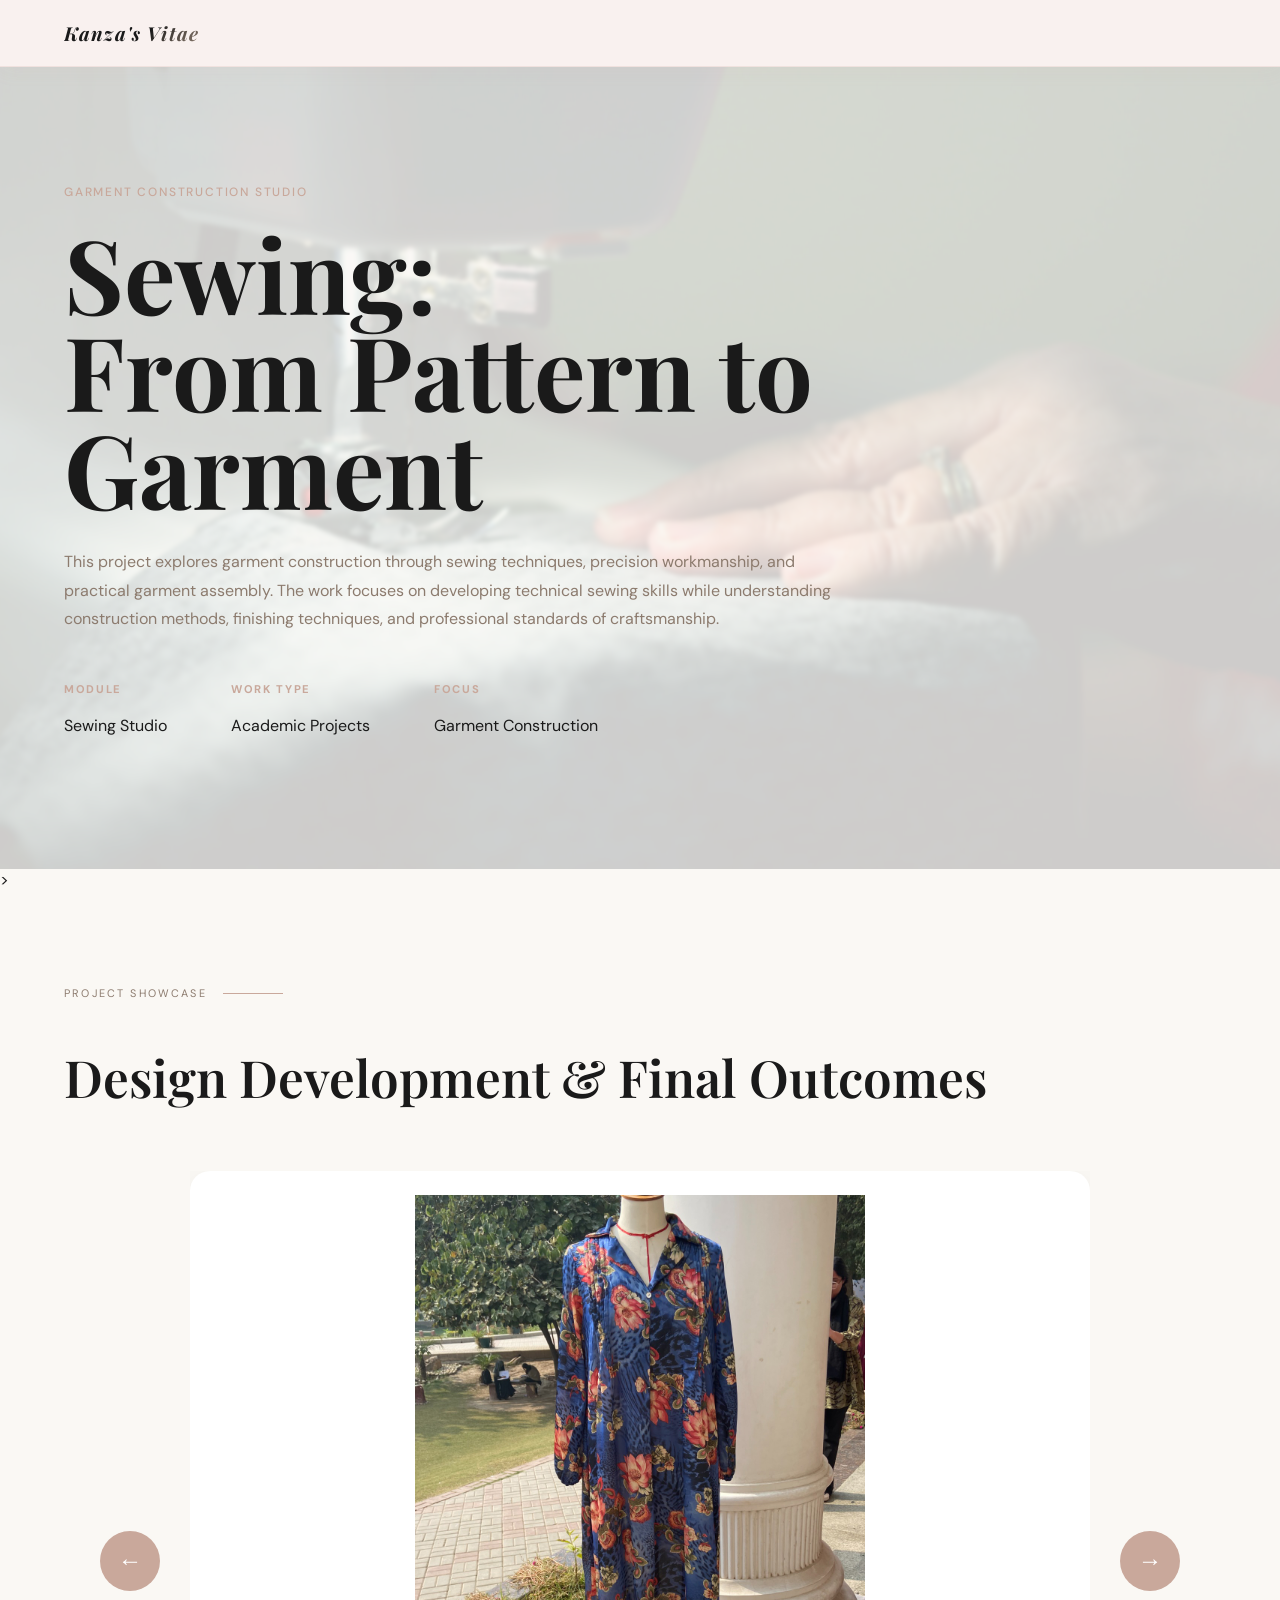
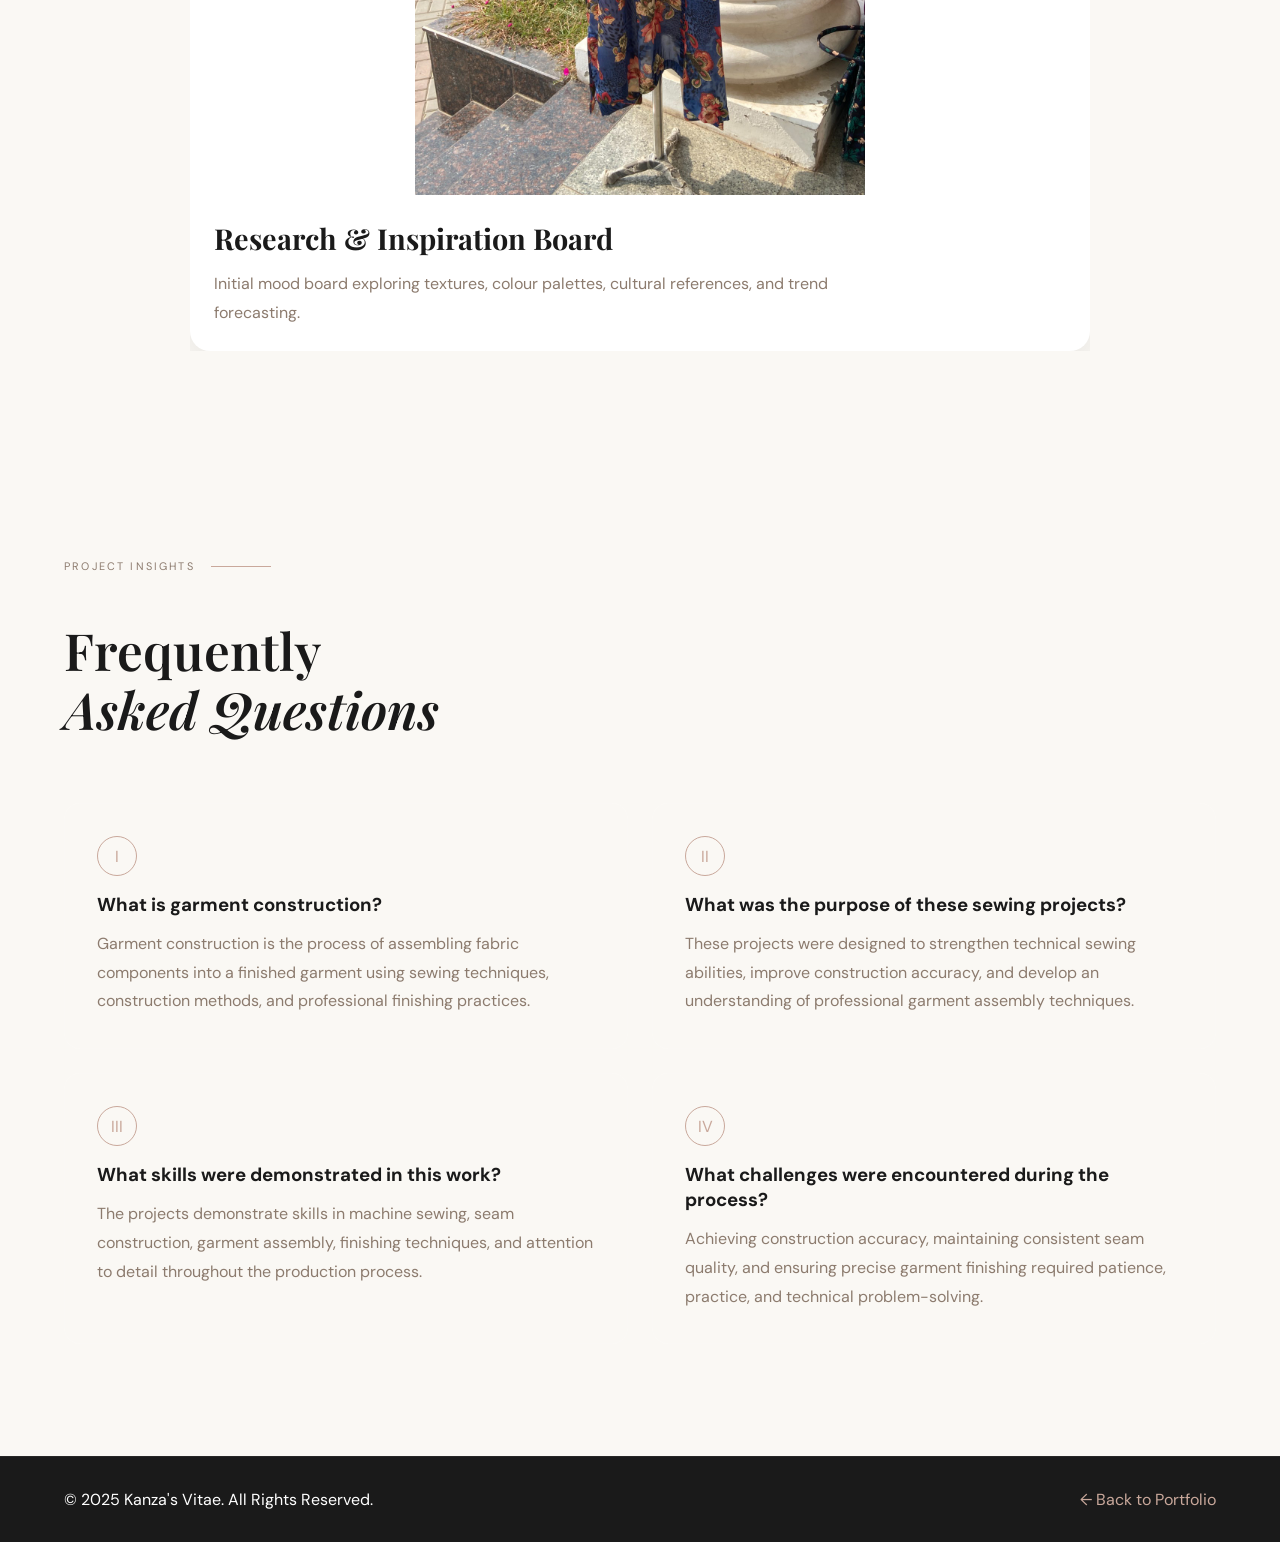
<file: project5.html>
<!DOCTYPE html>
<html lang="en">
<head>
    <meta charset="UTF-8">
    <meta name="viewport" content="width=device-width, initial-scale=1.0">
     <link rel="preconnect" href="https://fonts.googleapis.com" />
  <link rel="preconnect" href="https://fonts.gstatic.com" crossorigin />
  <link href="https://fonts.googleapis.com/css2?family=Playfair+Display:ital,wght@0,400;0,600;0,700;1,400;1,600&family=DM+Sans:wght@300;400;500&display=swap" rel="stylesheet" />
<link rel="stylesheet" href="style.css">
<link rel="stylesheet" href="ps5.css">
    <title>Document</title>
</head>
<body>
    <!-- NAV -->
<nav id="navbar">
<a href="index.html" class="nav-logo">Kanza's Vitae</a>
  
  <div class="hamburger" id="hamburger" onclick="openMobileNav()">
    <span></span><span></span><span></span>
  </div>
</nav>

<!-- MOBILE NAV -->
<div class="mobile-nav" id="mobileNav">
  <button class="mobile-close" onclick="closeMobileNav()">×</button>

</div>
<!-- Hero Section -->
<section class="project-hero">

  <!-- Background Image -->
  <div class="hero-bg"></div>

  <!-- Content -->
  <div class="project-hero-content">

    <span class="project-tag">
      Garment Construction Studio
    </span>

    <h1>
     Sewing:<br>
    From Pattern to Garment<br>
  
    </h1>

    <p>
This project explores garment construction through sewing
techniques, precision workmanship, and practical garment
assembly. The work focuses on developing technical sewing
skills while understanding construction methods, finishing
techniques, and professional standards of craftsmanship.
    </p>

    <div class="project-meta">

    <div>
    <h4>Module</h4>
    <p>Sewing Studio</p>
</div>

<div>
    <h4>Work Type</h4>
    <p>Academic Projects</p>
</div>

<div>
    <h4>Focus</h4>
    <p>Garment Construction</p>
</div>
  </div>

</section>
</section>>
 <!-- Gallery Section -->
<section class="project-gallery">

  <div class="section-label">
    Project Showcase
  </div>

  <h2 class="section-heading">
    Design Development & Final Outcomes
  </h2>

  <div class="carousel-wrapper">

    <button class="carousel-btn prev" onclick="changeSlide(-1)">
      ←
    </button>

    <div class="gallery-grid">

      <div class="gallery-card active">

        <div class="gallery-image">
          <img src="Sewing/1.jpeg" alt="Draping project image 1">
        </div>

        <h3>Research & Inspiration Board</h3>

        <p>
          Initial mood board exploring textures, colour palettes,
          cultural references, and trend forecasting.
        </p>

      </div>

      <div class="gallery-card">

        <div class="gallery-image">
          <img src="Sewing/2.jpeg" alt="Draping project image 2">
        </div>

        <h3>Concept Development</h3>

        <p>
          Early design sketches and silhouette experimentation
          developed during the concept phase.
        </p>

      </div>

      <div class="gallery-card">

        <div class="gallery-image">
          <img src="Sewing/3.jpeg" alt="Draping project image 3">
        </div>

        <h3>Technical Drawings</h3>

        <p>
          Detailed garment specifications and construction planning.
        </p>

      </div>

      <div class="gallery-card">

        <div class="gallery-image">
          <img src="Sewing/4.jpeg" alt="Draping project image 4">
        </div>

        <h3>Initial Draping Experiment</h3>

        <p>
          Exploring silhouette and volume through
          free-form draping techniques.
        </p>

      </div>

      <div class="gallery-card">

        <div class="gallery-image">
          <img src="Sewing/Cover photo.jpeg" alt="Draping project image 5">
        </div>

        <h3>Draping Refinement</h3>

        <p>
          Refining proportions and developing
          stronger garment structure.
        </p>

      </div>

      

    </div>

    <button class="carousel-btn next" onclick="changeSlide(1)">
      →
    </button>

  </div>

</section>
<!-- FAQ Section -->
<section class="faq-section">
  <div class="section-label">Project Insights</div>
  <h2 class="section-heading">Frequently<br><em>Asked Questions</em></h2>

  <div class="faq-grid">

    
 <div class="faq-card">
  <div class="faq-card-icon">I</div>
  <h3>What is garment construction?</h3>
  <p>
    Garment construction is the process of assembling fabric
    components into a finished garment using sewing techniques,
    construction methods, and professional finishing practices.
  </p>
</div>

 <div class="faq-card">
  <div class="faq-card-icon">II</div>
  <h3>What was the purpose of these sewing projects?</h3>
  <p>
    These projects were designed to strengthen technical sewing
    abilities, improve construction accuracy, and develop an
    understanding of professional garment assembly techniques.
  </p>
</div>
   <div class="faq-card">
  <div class="faq-card-icon">III</div>
  <h3>What skills were demonstrated in this work?</h3>
  <p>
    The projects demonstrate skills in machine sewing, seam
    construction, garment assembly, finishing techniques, and
    attention to detail throughout the production process.
  </p>
</div>

<div class="faq-card">
  <div class="faq-card-icon">IV</div>
  <h3>What challenges were encountered during the process?</h3>
  <p>
    Achieving construction accuracy, maintaining consistent seam
    quality, and ensuring precise garment finishing required
    patience, practice, and technical problem-solving.
  </p>
</div>
  </div>
</section>

<!-- Footer -->
 <footer class="project-footer">

  <p>
    © 2025 Kanza's Vitae. All Rights Reserved.
  </p>

  <a href="index.html#work">
    ← Back to Portfolio
  </a>

</footer>
<script>

const slides =
document.querySelectorAll(".gallery-card");

let currentSlide = 0;

slides[currentSlide].classList.add("active");

function changeSlide(direction){

    slides[currentSlide]
    .classList.remove("active");

    currentSlide += direction;

    if(currentSlide < 0){
        currentSlide = slides.length - 1;
    }

    if(currentSlide >= slides.length){
        currentSlide = 0;
    }

    slides[currentSlide]
    .classList.add("active");
}

</script>
</body>
</html>
</file>
<file: style.css>
*, *::before, *::after { box-sizing: border-box; margin: 0; padding: 0; }

    :root {
      --ivory:      #FAF8F4;
      --charcoal:   #1A1A1A;
      --rose:       #C9A89B;
      --stone:      #8C7B6E;
      --sage:       #9BA89B;
      --light-rose: #EDE0DB;
      --border:     rgba(26,26,26,0.12);
    }

    html { scroll-behavior: smooth; }

    body {
      font-family: 'DM Sans', sans-serif;
      background: var(--ivory);
      color: var(--charcoal);
      overflow-x: hidden;
    }

    /* ── NAV ── */
    .nav-status {
  font-size: 0.65rem;
  letter-spacing: 0.15em;
  text-transform: uppercase;
  color: var(--rose);
}
    nav {
      position: fixed; top: 0; left: 0; right: 0; z-index: 100;
      display: flex; align-items: center; justify-content: space-between;
      padding: 1.25rem 4rem;
      background: rgba(250,242,240,0.97);
      backdrop-filter: blur(16px);
      border-bottom: 1px solid rgba(220,190,185,0.3);
      box-shadow: 0 2px 20px rgba(201,168,155,0.08);
      transition: background 0.3s, box-shadow 0.3s;
    }
    nav.scrolled {
      padding: 0.9rem 4rem;
      background: rgba(248,238,235,1);
      box-shadow: 0 2px 24px rgba(201,168,155,0.14);
      border-bottom: 1px solid rgba(210,180,175,0.4);
    }
    .nav-logo {
      font-family: 'Playfair Display', serif;
      font-size: 1.2rem; font-weight: 700;
      letter-spacing: 0.06em; color: var(--charcoal); text-decoration: none;
      font-style: italic; text-transform: none;
      background: linear-gradient(135deg, var(--charcoal) 60%, var(--stone) 100%);
      -webkit-background-clip: text;
      -webkit-text-fill-color: transparent;
      background-clip: text;
    }
    .nav-links { display: flex; gap: 2.5rem; list-style: none; }
    .nav-links a {
      position: relative;
      font-size: 0.8rem; font-weight: 500; letter-spacing: 0.12em;
      text-transform: uppercase; color: var(--charcoal); text-decoration: none;
      opacity: 0.7; transition: opacity 0.2s;
    }
   .nav-links a:not(.nav-cta)::after {
  content: "";
  position: absolute;
  left: 0;
  bottom: -6px;
  width: 0;
  height: 1px;
  background: var(--rose);
  transition: width 0.35s ease;
}

.nav-links a:not(.nav-cta):hover::after {
  width: 100%;
}
    .nav-links a:hover { opacity: 1; }
    .nav-cta {
  display: inline-flex;
  align-items: center;
  justify-content: center;
  padding: 0.85rem 1.8rem;
  border: 1px solid var(--rose);
  border-radius: 999px;
  background: transparent;
  color: var(--charcoal);
  font-size: 0.85rem;
  font-weight: 500;
  letter-spacing: 0.08em;
  text-transform: uppercase;
  transition: all 0.35s ease;
}

.nav-cta:hover {
  background: var(--rose);
  color: white;
  transform: translateY(-2px);
  box-shadow: 0 8px 24px rgba(201,168,155,0.25);
}
.nav-cta {
  text-decoration: none !important;
}

.nav-cta::after {
  display: none !important;
  content: none !important;
}
    .hamburger { display: none; flex-direction: column; gap: 5px; cursor: pointer; }
    .hamburger span { width: 24px; height: 1.5px; background: var(--charcoal); transition: all 0.3s; }

    /* ── HERO ── */
    #hero {
      min-height: 100vh; display: grid;
      grid-template-columns: 1fr 1fr;
    }
    .hero-left {
      display: flex; flex-direction: column; justify-content: flex-end;
      padding: 7rem 3rem 5rem 4rem;
      background: var(--charcoal); position: relative; overflow: hidden;
    }
    .hero-left::before {
      content: '';
      position: absolute; inset: 0;
      background: radial-gradient(ellipse at top right, rgba(201,168,155,0.18) 0%, transparent 70%);
    }
    .hero-eyebrow {
      font-size: 0.72rem; letter-spacing: 0.18em; text-transform: uppercase;
      color: var(--rose); margin-bottom: 1.5rem; font-weight: 500;
    }
    .hero-name {
      font-family: 'Playfair Display', serif;
      font-size: clamp(3.5rem, 7vw, 6rem);
      font-weight: 700; line-height: 0.95;
      color: var(--ivory); margin-bottom: 2.5rem;
    }
    .hero-name em { font-style: italic; color: var(--rose); }
    .hero-roles {
      overflow: hidden; height: 1.6em;
      font-family: 'Playfair Display', serif;
      font-size: clamp(1rem, 2vw, 1.3rem);
      color: var(--stone); font-style: italic;
    }
    .roles-track { display: flex; flex-direction: column; animation: roleScroll 6s ease-in-out infinite; }
    .roles-track span { height: 1.6em; display: flex; align-items: center; }
    @keyframes roleScroll {
      0%,20%   { transform: translateY(0); }
      30%,50%  { transform: translateY(-1.6em); }
      60%,80%  { transform: translateY(-3.2em); }
      90%,100% { transform: translateY(0); }
    }
    .hero-right {
      background: var(--light-rose);
      position: relative; overflow: hidden;
      display: flex; align-items: flex-end;
    }
    .hero-img-placeholder {
      width: 100%; height: 100%; min-height: 100vh;
      background: linear-gradient(160deg, #DDD0C8 0%, #C9A89B 40%, #8C7B6E 100%);
      display: flex; flex-direction: column;
      align-items: center; justify-content: center; gap: 1rem;
    }
    .hero-img-placeholder svg { opacity: 0.4; }
    .hero-img-placeholder p {
      font-size: 0.75rem; letter-spacing: 0.12em; text-transform: uppercase;
      color: var(--ivory); opacity: 0.6;
    }
    .hero-scroll {
      position: absolute; bottom: 2.5rem; left: 4rem;
      display: flex; align-items: center; gap: 1rem;
      font-size: 0.7rem; letter-spacing: 0.15em; text-transform: uppercase;
      color: rgba(250,248,244,0.5);
    }
    .hero-scroll::before {
      content: ''; width: 48px; height: 1px; background: var(--rose);
    }

    /* ── SECTION SHARED ── */
    section { padding: 7rem 4rem; }
    .section-label {
      font-size: 0.68rem; letter-spacing: 0.2em; text-transform: uppercase;
      color: var(--stone); margin-bottom: 3rem; display: flex; align-items: center; gap: 1rem;
    }
    .section-label::after { content: ''; flex: 1; max-width: 60px; height: 1px; background: var(--rose); }
    .section-heading {
      font-family: 'Playfair Display', serif;
      font-size: clamp(2rem, 4vw, 3.2rem);
      font-weight: 600; line-height: 1.15; margin-bottom: 1.5rem;
    }

    /* ── ABOUT ── */
    #about { background: var(--ivory); }
    .about-grid {
      display: grid; grid-template-columns: 1fr 1.4fr; gap: 6rem; align-items: start;
    }
    .about-left {
  position: relative;
}
    .about-body {
      font-size: 1rem; line-height: 1.85; color: var(--stone); margin-bottom: 2rem;
    }
    .about-stats {
      display: grid; grid-template-columns: 1fr 1fr; gap: 2rem; margin-top: 3rem;
      border-top: 1px solid var(--border); padding-top: 2.5rem;
    }
    .stat-num {
      font-family: 'Playfair Display', serif;
      font-size: 2.8rem; font-weight: 700; color: var(--charcoal); line-height: 1;
    }
    .stat-num sup { font-size: 1rem; }
    .stat-label {
      font-size: 0.75rem; letter-spacing: 0.1em; text-transform: uppercase;
      color: var(--stone); margin-top: 0.4rem;
    }
    .about-right { position: relative; }
    .about-photo {
      width: 100%; aspect-ratio: 3/4; overflow: hidden;
      background: linear-gradient(135deg, #D4C5BD 0%, #B09A90 100%);
      display: flex; align-items: center; justify-content: center;
    }
    .about-photo svg { opacity: 0.35; }
    .about-tag {
      position: absolute; bottom: -1.5rem; left: -2rem;
      background: var(--charcoal); color: var(--ivory);
      padding: 1.5rem 2rem;
      font-family: 'Playfair Display', serif; font-style: italic; font-size: 1rem;
      max-width: 240px; line-height: 1.5;
    }

    /* ── WORK ── */
    #work { background: var(--charcoal); color: var(--ivory); padding-bottom: 5rem; }
    #work .section-label { color: var(--rose); }
    #work .section-heading { color: var(--ivory); }
    .work-intro {
      display: grid; grid-template-columns: 1fr 1fr; gap: 4rem; align-items: end; margin-bottom: 5rem;
    }
    .work-desc { font-size: 0.95rem; line-height: 1.8; color: rgba(250,248,244,0.6); }
    .work-filter {
      display: flex; gap: 1rem; flex-wrap: wrap; justify-content: flex-end; align-items: flex-end;
    }
    .filter-btn {
      font-size: 0.72rem; letter-spacing: 0.12em; text-transform: uppercase;
      background: none; border: 1px solid rgba(250,248,244,0.2);
      color: rgba(250,248,244,0.5); padding: 0.5rem 1.2rem; cursor: pointer;
      transition: all 0.2s;
    }
    .filter-btn.active, .filter-btn:hover {
      border-color: var(--rose); color: var(--rose);
    }

    .portfolio-grid {
      display: grid;
      grid-template-columns: repeat(12, 1fr);
      grid-auto-rows: 320px;
      gap: 1.5rem;
    }
    .p-card { position: relative; overflow: hidden; cursor: pointer; }
    .p-card:nth-child(1) { grid-column: span 7; }
    .p-card:nth-child(2) { grid-column: span 5; }
    .p-card:nth-child(3) { grid-column: span 5; }
    .p-card:nth-child(4) { grid-column: span 6; }
    .p-card:nth-child(5) { grid-column: span 6; }

    .p-card-bg {
      width: 100%; height: 100%;
      transition: transform 0.6s cubic-bezier(0.25,0.46,0.45,0.94);
    }
    .p-card:hover .p-card-bg { transform: scale(1.05); }
    .p-card-overlay {
      position: absolute; inset: 0;
      background: linear-gradient(to top, rgba(26,26,26,0.80) 0%, transparent 50%);
      opacity: 1;
      display: flex; flex-direction: column; justify-content: flex-end;
      padding: 2rem;
      transition: background 0.35s;
    }
    .p-card:hover .p-card-overlay { background: linear-gradient(to top, rgba(26,26,26,0.92) 0%, transparent 60%); }
    .p-card-cat {
      font-size: 0.65rem; letter-spacing: 0.18em; text-transform: uppercase;
      color: var(--rose); margin-bottom: 0.4rem;
    }
    .p-card-title {
      font-family: 'Playfair Display', serif;
      font-size: 1.3rem; color: var(--ivory); line-height: 1.2;
    }
    .p-card-arrow {
      width: 36px; height: 36px; border: 1px solid rgba(250,248,244,0.3);
      display: flex; align-items: center; justify-content: center;
      margin-top: 1rem; transition: background 0.2s;
    }
    .p-card:hover .p-card-arrow { background: var(--rose); border-color: var(--rose); }
    .project-link{
  text-decoration:none;
  color:inherit;
  display:block;
}

    /* card color fills */
    .fill-1 { background: linear-gradient(135deg, #8C7B6E, #C9A89B); }
    .fill-2 { background: linear-gradient(135deg, #9BA89B, #6E7A6E); }
    .fill-3 { background: linear-gradient(135deg, #C9A89B, #E0CFC9); }
    .fill-4 { background: linear-gradient(135deg, #4A3F3A, #8C7B6E); }
    .fill-5 { background: linear-gradient(135deg, #6E7A6E, #9BA89B); }
    .fill-6 { background: linear-gradient(160deg, #C9A89B, #8C7B6E 80%); }

    /* ── SERVICES ── */
    #services { background: var(--ivory); }
    .services-grid {
      display: grid; grid-template-columns: repeat(3, 1fr); gap: 3rem; margin-top: 4rem;
    }
    .service-card {
      border-top: 1px solid var(--border); padding-top: 2rem;
      transition: transform 0.3s;
    }
    .service-card:hover { transform: translateY(-4px); }
    .service-icon {
      width: 44px; height: 44px; margin-bottom: 1.5rem;
      display: flex; align-items: center; justify-content: center;
      border: 1px solid var(--rose); color: var(--rose);
    }
    .service-title {
      font-family: 'Playfair Display', serif;
      font-size: 1.25rem; margin-bottom: 0.9rem;
    }
    .service-desc { font-size: 0.88rem; line-height: 1.8; color: var(--stone); }

    /* ── PRESS / LOGOS ── */
    #press {
      background: var(--charcoal); padding: 4rem;
      display: flex; flex-direction: column; align-items: center;
    }
    .press-label {
      font-size: 0.68rem; letter-spacing: 0.2em; text-transform: uppercase;
      color: var(--stone); margin-bottom: 2.5rem;
    }
    .press-logos {
      display: flex; gap: 4rem; align-items: center; flex-wrap: wrap; justify-content: center;
    }
    .press-logo {
      font-family: 'Playfair Display', serif;
      font-size: 1.1rem; font-weight: 600; letter-spacing: 0.08em;
      color: rgba(250,248,244,0.25); text-transform: uppercase; font-style: italic;
    }

   
    
/* ── DESIGN PROCESS ── */

#process {
  background: var(--light-rose);
}

.process-grid {
  display: grid;
  grid-template-columns: repeat(4, 1fr);
  gap: 2rem;
  margin-top: 4rem;
  align-items: stretch;
}

.process-card {
  background: var(--ivory);
  padding: 1.5rem;
  border-top: 3px solid var(--rose);
  transition: transform 0.3s ease;

  display: flex;
  flex-direction: column;
  height: 100%;
}

.process-card:hover {
  transform: translateY(-6px);
}

.process-number {
  display: block;
  font-family: 'Playfair Display', serif;
  font-size: 2.2rem;
  font-weight: 700;
  color: var(--rose);
  margin-bottom: 1rem;
}

.process-card h3 {
  font-family: 'Playfair Display', serif;
  font-size: 1.25rem;
  margin-bottom: 1rem;
  color: var(--charcoal);
}

.process-card p {
  font-size: 0.9rem;
  line-height: 1.8;
  color: var(--stone);
}

/* Responsive */

@media (max-width: 1024px) {
  .process-grid {
    grid-template-columns: repeat(2, 1fr);
  }
}

@media (max-width: 640px) {
  .process-grid {
    grid-template-columns: 1fr;
  }

  .process-card {
    padding: 1.5rem;
  }
}
.process-image{
    width:100%;
    height:220px;
    overflow:hidden;
    border-radius:16px;
    margin-bottom:1.5rem;
}

.process-image img{
    width:100%;
    height:100%;
    object-fit:cover;
    display:block;
    transition:all .5s ease;
}

.process-card:hover .process-image img{
    transform:scale(1.08);
}

.process-card:hover{
    transform:translateY(-8px);
    box-shadow:0 20px 40px rgba(0,0,0,.08);
}

    /* ── CONTACT ── */
    #contact {
      background: var(--charcoal);
      display: grid; grid-template-columns: 1fr 1fr;
      min-height: 80vh;
    }
    .contact-left {
      padding: 7rem 4rem;
      display: flex; flex-direction: column; justify-content: center;
      border-right: 1px solid rgba(250,248,244,0.08);
    }
    .contact-left .section-label { color: var(--rose); }
    .contact-left .section-heading { color: var(--ivory); margin-bottom: 1.5rem; }
    .contact-body { font-size: 0.95rem; line-height: 1.8; color: rgba(250,248,244,0.55); margin-bottom: 3rem; }
    .contact-email {
      font-family: 'Playfair Display', serif;
      font-size: clamp(1.2rem, 2.5vw, 1.7rem); font-style: italic;
      color: var(--rose); text-decoration: none;
      display: inline-block; border-bottom: 1px solid rgba(201,168,155,0.35);
      padding-bottom: 0.3rem; transition: color 0.2s;
    }
    .contact-email:hover { color: var(--ivory); }
    .contact-social {
      display: flex; gap: 1.5rem; margin-top: 3rem;
    }
    .social-link {
      font-size: 0.7rem; letter-spacing: 0.14em; text-transform: uppercase;
      color: rgba(250,248,244,0.4); text-decoration: none; transition: color 0.2s;
    }
    .social-link:hover { color: var(--rose); }

    .contact-right { padding: 7rem 4rem; }
    .contact-right .section-label { color: var(--stone); }
    .form-group { margin-bottom: 1.8rem; }
    .form-group label {
      display: block; font-size: 0.7rem; letter-spacing: 0.14em;
      text-transform: uppercase; color: rgba(250,248,244,0.45); margin-bottom: 0.6rem;
    }
    .form-group input,
    .form-group textarea,
    .form-group select {
      width: 100%; background: rgba(250,248,244,0.05);
      border: 1px solid rgba(250,248,244,0.12);
      color: var(--ivory); font-family: 'DM Sans', sans-serif; font-size: 0.9rem;
      padding: 0.9rem 1rem; outline: none;
      transition: border-color 0.2s;
    }
    .form-group input:focus,
    .form-group textarea:focus,
    .form-group select:focus { border-color: var(--rose); }
    .form-group textarea { resize: vertical; min-height: 120px; }
    .form-group select option { background: #2a2a2a; }
    .form-row { display: grid; grid-template-columns: 1fr 1fr; gap: 1rem; }
    .btn-submit {
      width: 100%; padding: 1.1rem;
      background: var(--rose); color: var(--ivory);
      border: none; font-family: 'DM Sans', sans-serif;
      font-size: 0.78rem; font-weight: 500; letter-spacing: 0.14em;
      text-transform: uppercase; cursor: pointer;
      transition: background 0.2s;
    }
    .btn-submit:hover { background: #b8958a; }

    /* ── FOOTER ── */
    footer {
      background: #111; padding: 2.5rem 4rem;
      display: flex; align-items: center; justify-content: space-between;
      border-top: 1px solid rgba(250,248,244,0.06);
    }
    .footer-logo {
      font-family: 'Playfair Display', serif;
      font-size: 0.95rem; color: rgba(250,248,244,0.35);
      font-style: italic;
    }
    .footer-copy { font-size: 0.72rem; color: rgba(250,248,244,0.25); letter-spacing: 0.05em; }
    .footer-links { display: flex; gap: 2rem; }
    .footer-links a { font-size: 0.7rem; letter-spacing: 0.12em; text-transform: uppercase; color: rgba(250,248,244,0.3); text-decoration: none; }
    .footer-links a:hover { color: var(--rose); }

    /* ── SCROLL REVEALS ── */
    .reveal { opacity: 0; transform: translateY(28px); transition: opacity 0.7s ease, transform 0.7s ease; }
    .reveal.visible { opacity: 1; transform: none; }
    .reveal-delay-1 { transition-delay: 0.1s; }
    .reveal-delay-2 { transition-delay: 0.2s; }
    .reveal-delay-3 { transition-delay: 0.3s; }

    /* ── MOBILE NAV DRAWER ── */
    .mobile-nav {
      display: none; position: fixed; inset: 0; z-index: 99;
      background: var(--charcoal); flex-direction: column;
      align-items: center; justify-content: center; gap: 2.5rem;
    }
    .mobile-nav.open { display: flex; }
    .mobile-nav a {
      font-family: 'Playfair Display', serif;
      font-size: 2rem; color: var(--ivory); text-decoration: none;
      font-style: italic; opacity: 0.8; transition: opacity 0.2s, color 0.2s;
    }
    .mobile-nav a:hover { opacity: 1; color: var(--rose); }
    .mobile-close {
      position: absolute; top: 1.5rem; right: 2rem;
      background: none; border: none; color: var(--ivory);
      font-size: 2rem; cursor: pointer;
    }

    /* ── RESPONSIVE ── */
    @media (max-width: 1024px) {
      nav { padding: 1.25rem 2.5rem; }
      .nav-links, .nav-cta { display: none; }
      .hamburger { display: flex; }
      section { padding: 5rem 2.5rem; }
      #hero { grid-template-columns: 1fr; }
      .hero-right { min-height: 55vw; }
      .hero-left { padding: 9rem 2.5rem 4rem; }
      .about-grid { grid-template-columns: 1fr; gap: 3rem; }
      .about-right { display: none; }
      .work-intro { grid-template-columns: 1fr; gap: 2rem; }
      .work-filter { justify-content: flex-start; }
      .portfolio-grid {
        grid-template-columns: 1fr 1fr;
        grid-auto-rows: 200px;
        gap: 0.8rem;
      }
      .p-card { border-radius: 28px !important; }
      .p-card:nth-child(1) { grid-column: span 2; grid-row: span 1; }
      .p-card:nth-child(n) { grid-column: span 1; }
      .services-grid { grid-template-columns: 1fr 1fr; }
      .testimonials-grid { grid-template-columns: 1fr; }
      #contact { grid-template-columns: 1fr; }
      .contact-left { border-right: none; border-bottom: 1px solid rgba(250,248,244,0.08); padding: 5rem 2.5rem; }
      .contact-right { padding: 4rem 2.5rem; }
      footer { flex-direction: column; gap: 1.5rem; text-align: center; }
      .press-logos { gap: 2rem; }
    }

    @media (max-width: 640px) {
      nav { padding: 1rem 1.5rem; }
      section { padding: 4rem 1.5rem; }
      .hero-left { padding: 8rem 1.5rem 3.5rem; }
      .services-grid { grid-template-columns: 1fr; }
      .form-row { grid-template-columns: 1fr; }
      .portfolio-grid { grid-template-columns: 1fr; } .p-card { aspect-ratio: 4/3; }
      .about-stats { grid-template-columns: 1fr 1fr; }
      #press { padding: 3rem 1.5rem; }
      footer { padding: 2rem 1.5rem; }
      .contact-left, .contact-right { padding: 4rem 1.5rem; }
    }

    /* ── PHOTO ANIMATIONS ── */
    .hero-right .hero-img-placeholder img {
      opacity: 0;
      transform: translateX(40px);
      transition: opacity 0.85s ease, transform 0.85s ease;
    }
    .hero-right .hero-img-placeholder img.photo-visible {
      opacity: 1;
      transform: translateX(0);
    }
    .about-photo {
      border-radius: 12px;
      overflow: hidden;
    }
    .about-photo img {
      opacity: 0;
      transform: translateX(40px);
      transition: opacity 0.85s ease, transform 0.85s ease;
    }
    .about-photo img.photo-visible {
      opacity: 1;
      transform: translateX(0);
    }
    .about-photo:hover img {
      transform: scale(1.03);
    }
    .hero-right {
      overflow: hidden;
    }
    .hero-right .hero-img-placeholder {
      overflow: hidden;
    }

    @media (prefers-reduced-motion: reduce) {
      .roles-track { animation: none; }
      .reveal { opacity: 1; transform: none; }
    }
    /* Responsive Fixes */

img {
  max-width: 100%;
  height: auto;
  display: block;
}

@media (max-width: 1024px) {
  #hero {
    grid-template-columns: 1fr;
  }

  .hero-left,
  .hero-right {
    width: 100%;
  }

  .hero-right {
    min-height: 400px;
  }
}

@media (max-width: 768px) {

  .contact-left,
  .contact-right {
    padding: 3rem 1.25rem;
  }

  .contact-email {
    word-break: break-word;
  }
}

@media (max-width: 640px) {

  .hero-name {
    font-size: 3rem;
    line-height: 1;
  }

  .section-heading {
    font-size: 2rem;
  }

  .portfolio-grid {
    grid-template-columns: 1fr;
    grid-auto-rows: auto;
  }

  .p-card,
  .p-card:nth-child(1),
  .p-card:nth-child(2),
  .p-card:nth-child(3),
  .p-card:nth-child(4),
  .p-card:nth-child(5) {
    grid-column: span 1 !important;
    grid-row: span 1 !important;
  }

  .p-card {
    min-height: 280px;
  }
}

html,
body {
  overflow-x: hidden;
}
</file>
<file: ps1.css>
.project-hero{
    position:relative;
    overflow:hidden;

    padding:180px 4rem 8rem;

    min-height:80vh;

    display:flex;
    align-items:center;
}

/* Background Image */

.hero-bg{
    position:absolute;
    inset:0;

    background-image:url("Digital/background.jpg");
    background-size:cover;
    background-position:center;

    filter: blur(2px);

    transform:scale(1.15);

    z-index:1;
}

/* Rose / Ivory Overlay */

.hero-bg::after{
    content:"";

    position:absolute;
    inset:0;

    background:
    linear-gradient(
      rgba(250,248,244,0.82),
      rgba(250,248,244,0.82)
    );
}

/* Content */

.project-hero-content{
    position:relative;
    z-index:2;

    max-width:900px;
}

.project-tag{
    display:inline-block;

    margin-bottom:1.5rem;

    text-transform:uppercase;

    letter-spacing:.18em;

    color:var(--rose);

    font-size:.75rem;

    font-weight:500;
}

.project-hero h1{
    font-family:'Playfair Display',serif;

    font-size:clamp(4rem,8vw,7rem);

    line-height:.95;

    margin-bottom:2rem;

    color:var(--charcoal);
}

.project-hero p{
    max-width:700px;

    font-size:1rem;

    line-height:1.9;

    color:var(--stone);

    margin-bottom:3rem;
}

.project-meta{
    display:flex;
    gap:4rem;
    flex-wrap:wrap;
}

.project-meta h4{
    font-size:.7rem;

    text-transform:uppercase;

    letter-spacing:.15em;

    color:var(--rose);

    margin-bottom:.5rem;
}

.project-meta p{
    margin:0;

    font-size:1rem;

    color:var(--charcoal);
}

/* Mobile */

@media (max-width:768px){

    .project-hero{
        padding:140px 1.5rem 5rem;
    }

    .project-meta{
        gap:2rem;
    }

    .project-hero h1{
        line-height:1;
    }
}

.project-tag{
    text-transform:uppercase;
    letter-spacing:.15em;
    color:var(--rose);
    font-size:.75rem;
}

.project-hero p{
    max-width:800px;
    line-height:1.8;
    margin-top:1rem;
}

.project-meta{
    display:flex;
    gap:4rem;
    margin-top:3rem;
}

/* =========================
   GALLERY CAROUSEL
========================= */

.project-gallery{
    padding:6rem 4rem;
}

.carousel-wrapper{
    position:relative;
    max-width:900px;
    margin:4rem auto 0;
}

.gallery-grid{
    position:relative;
    overflow:hidden;
}

.gallery-card{
    display:none;

    background:white;

    padding:1.5rem;

    border-radius:20px;

    box-shadow:
    0 15px 40px rgba(0,0,0,.08);

    animation:fadeSlide .5s ease;
}

.gallery-card.active{
    display:block;
}

.gallery-image{
    width:100%;
    height:600px;

    margin-bottom:1.5rem;

    border-radius:15px;

    overflow:hidden;
}

.gallery-image img{
    width:100%;
    height:100%;

    object-fit:contain;

    display:block;

    border-radius:15px;
}

.gallery-card h3{
    margin-bottom:.8rem;

    color:var(--charcoal);

    font-family:'Playfair Display', serif;

    font-size:1.8rem;
}

.gallery-card p{
    color:var(--stone);

    line-height:1.8;

    max-width:700px;
}

/* =========================
   ARROWS
========================= */

.carousel-btn{
    position:absolute;

    top:50%;

    transform:translateY(-50%);

    width:60px;
    height:60px;

    border:none;
    border-radius:50%;

    background:var(--rose);

    color:white;

    cursor:pointer;

    font-size:1.5rem;

    z-index:10;

    transition:all .3s ease;
}

.carousel-btn:hover{
    transform:
    translateY(-50%)
    scale(1.08);

    box-shadow:
    0 10px 25px rgba(0,0,0,.15);
}

.prev{
    left:-90px;
}

.next{
    right:-90px;
}

/* =========================
   ANIMATION
========================= */

@keyframes fadeSlide{

    from{
        opacity:0;
        transform:translateX(40px);
    }

    to{
        opacity:1;
        transform:translateX(0);
    }
}

/* =========================
   TABLET
========================= */

@media (max-width:1000px){

    .carousel-wrapper{
        max-width:100%;
    }

    .prev{
        left:10px;
    }

    .next{
        right:10px;
    }

    .gallery-image{
        height:450px;
    }
}

/* =========================
   MOBILE
========================= */

@media (max-width:768px){

    .project-gallery{
        padding:4rem 1.5rem;
    }

    .gallery-image{
        height:320px;
    }

    .gallery-card h3{
        font-size:1.4rem;
    }

    .carousel-btn{
        width:45px;
        height:45px;

        font-size:1.1rem;
    }
}
.project-faq{
    padding:6rem 4rem;
    background:var(--light-rose);
}

.faq-grid{
    display:grid;
    grid-template-columns:1fr 1fr;
    gap:1.5rem;
    margin-top:4rem;
}

.faq-card{
    background:rgba(255,255,255,.04);
    border:1px solid rgba(255,255,255,.08);
    padding:2rem;
    border-radius:16px;
    transition:.3s;
}

.faq-card:hover{
    border-color:var(--rose);
    transform:translateY(-4px);
}

.faq-card-icon{
    width:40px;
    height:40px;
    border:1px solid var(--rose);
    border-radius:50%;
    display:flex;
    align-items:center;
    justify-content:center;
    margin-bottom:1rem;
    color:var(--rose);
}

.faq-card h3{
    margin-bottom:.8rem;
}

.faq-card p{
    line-height:1.8;
    color:var(--stone);
}
.project-footer{
    padding:2rem 4rem;
    background:var(--charcoal);
    color:white;
    display:flex;
    justify-content:space-between;
    align-items:center;
}

.project-footer a{
    color:var(--rose);
    text-decoration:none;
}
</file>
<file: ps2.css>
.project-hero{
    position:relative;
    overflow:hidden;

    padding:180px 4rem 8rem;

    min-height:80vh;

    display:flex;
    align-items:center;
}

/* Background Image */

.hero-bg{
    position:absolute;
    inset:0;

    background-image:url("Draping/image2.jpg");
    background-size:cover;
    background-position:center;

    filter: blur(2px);

    transform:scale(1.15);

    z-index:1;
}

/* Rose / Ivory Overlay */

.hero-bg::after{
    content:"";

    position:absolute;
    inset:0;

    background:
    linear-gradient(
      rgba(250,248,244,0.82),
      rgba(250,248,244,0.82)
    );
}

/* Content */

.project-hero-content{
    position:relative;
    z-index:2;

    max-width:900px;
}

.project-tag{
    display:inline-block;

    margin-bottom:1.5rem;

    text-transform:uppercase;

    letter-spacing:.18em;

    color:var(--rose);

    font-size:.75rem;

    font-weight:500;
}

.project-hero h1{
    font-family:'Playfair Display',serif;

    font-size:clamp(4rem,8vw,7rem);

    line-height:.95;

    margin-bottom:2rem;

    color:var(--charcoal);
}

.project-hero p{
    max-width:700px;

    font-size:1rem;

    line-height:1.9;

    color:var(--stone);

    margin-bottom:3rem;
}

.project-meta{
    display:flex;
    gap:4rem;
    flex-wrap:wrap;
}

.project-meta h4{
    font-size:.7rem;

    text-transform:uppercase;

    letter-spacing:.15em;

    color:var(--rose);

    margin-bottom:.5rem;
}

.project-meta p{
    margin:0;

    font-size:1rem;

    color:var(--charcoal);
}

/* Mobile */

@media (max-width:768px){

    .project-hero{
        padding:140px 1.5rem 5rem;
    }

    .project-meta{
        gap:2rem;
    }

    .project-hero h1{
        line-height:1;
    }
}

.project-tag{
    text-transform:uppercase;
    letter-spacing:.15em;
    color:var(--rose);
    font-size:.75rem;
}

.project-hero p{
    max-width:800px;
    line-height:1.8;
    margin-top:1rem;
}

.project-meta{
    display:flex;
    gap:4rem;
    margin-top:3rem;
}

/* =========================
   GALLERY CAROUSEL
========================= */

.project-gallery{
    padding:6rem 4rem;
}

.carousel-wrapper{
    position:relative;
    max-width:900px;
    margin:4rem auto 0;
}

.gallery-grid{
    position:relative;
    overflow:hidden;
}

.gallery-card{
    display:none;

    background:white;

    padding:1.5rem;

    border-radius:20px;

    box-shadow:
    0 15px 40px rgba(0,0,0,.08);

    animation:fadeSlide .5s ease;
}

.gallery-card.active{
    display:block;
}

.gallery-image{
    width:100%;
    height:600px;

    margin-bottom:1.5rem;

    border-radius:15px;

    overflow:hidden;
}

.gallery-image img{
    width:100%;
    height:100%;

    object-fit:contain;

    display:block;

    border-radius:15px;
}

.gallery-card h3{
    margin-bottom:.8rem;

    color:var(--charcoal);

    font-family:'Playfair Display', serif;

    font-size:1.8rem;
}

.gallery-card p{
    color:var(--stone);

    line-height:1.8;

    max-width:700px;
}

/* =========================
   ARROWS
========================= */

.carousel-btn{
    position:absolute;

    top:50%;

    transform:translateY(-50%);

    width:60px;
    height:60px;

    border:none;
    border-radius:50%;

    background:var(--rose);

    color:white;

    cursor:pointer;

    font-size:1.5rem;

    z-index:10;

    transition:all .3s ease;
}

.carousel-btn:hover{
    transform:
    translateY(-50%)
    scale(1.08);

    box-shadow:
    0 10px 25px rgba(0,0,0,.15);
}

.prev{
    left:-90px;
}

.next{
    right:-90px;
}

/* =========================
   ANIMATION
========================= */

@keyframes fadeSlide{

    from{
        opacity:0;
        transform:translateX(40px);
    }

    to{
        opacity:1;
        transform:translateX(0);
    }
}

/* =========================
   TABLET
========================= */

@media (max-width:1000px){

    .carousel-wrapper{
        max-width:100%;
    }

    .prev{
        left:10px;
    }

    .next{
        right:10px;
    }

    .gallery-image{
        height:450px;
    }
}

/* =========================
   MOBILE
========================= */

@media (max-width:768px){

    .project-gallery{
        padding:4rem 1.5rem;
    }

    .gallery-image{
        height:320px;
    }

    .gallery-card h3{
        font-size:1.4rem;
    }

    .carousel-btn{
        width:45px;
        height:45px;

        font-size:1.1rem;
    }
}
.project-faq{
    padding:6rem 4rem;
    background:var(--light-rose);
}

.faq-grid{
    display:grid;
    grid-template-columns:1fr 1fr;
    gap:1.5rem;
    margin-top:4rem;
}

.faq-card{
    background:rgba(255,255,255,.04);
    border:1px solid rgba(255,255,255,.08);
    padding:2rem;
    border-radius:16px;
    transition:.3s;
}

.faq-card:hover{
    border-color:var(--rose);
    transform:translateY(-4px);
}

.faq-card-icon{
    width:40px;
    height:40px;
    border:1px solid var(--rose);
    border-radius:50%;
    display:flex;
    align-items:center;
    justify-content:center;
    margin-bottom:1rem;
    color:var(--rose);
}

.faq-card h3{
    margin-bottom:.8rem;
}

.faq-card p{
    line-height:1.8;
    color:var(--stone);
}
.project-footer{
    padding:2rem 4rem;
    background:var(--charcoal);
    color:white;
    display:flex;
    justify-content:space-between;
    align-items:center;
}

.project-footer a{
    color:var(--rose);
    text-decoration:none;
}
</file>
<file: ps3.css>
.project-hero{
    position:relative;
    overflow:hidden;

    padding:180px 4rem 8rem;

    min-height:80vh;

    display:flex;
    align-items:center;
}

/* Background Image */

.hero-bg{
    position:absolute;
    inset:0;

    background-image:url("Draping/image3.jpg");
    background-size:cover;
    background-position:center;

    filter: blur(2px);

    transform:scale(1.15);

    z-index:1;
}

/* Rose / Ivory Overlay */

.hero-bg::after{
    content:"";

    position:absolute;
    inset:0;

    background:
    linear-gradient(
      rgba(250,248,244,0.82),
      rgba(250,248,244,0.82)
    );
}

/* Content */

.project-hero-content{
    position:relative;
    z-index:2;

    max-width:900px;
}

.project-tag{
    display:inline-block;

    margin-bottom:1.5rem;

    text-transform:uppercase;

    letter-spacing:.18em;

    color:var(--rose);

    font-size:.75rem;

    font-weight:500;
}

.project-hero h1{
    font-family:'Playfair Display',serif;

    font-size:clamp(4rem,8vw,7rem);

    line-height:.95;

    margin-bottom:2rem;

    color:var(--charcoal);
}

.project-hero p{
    max-width:700px;

    font-size:1rem;

    line-height:1.9;

    color:var(--stone);

    margin-bottom:3rem;
}

.project-meta{
    display:flex;
    gap:4rem;
    flex-wrap:wrap;
}

.project-meta h4{
    font-size:.7rem;

    text-transform:uppercase;

    letter-spacing:.15em;

    color:var(--rose);

    margin-bottom:.5rem;
}

.project-meta p{
    margin:0;

    font-size:1rem;

    color:var(--charcoal);
}

/* Mobile */

@media (max-width:768px){

    .project-hero{
        padding:140px 1.5rem 5rem;
    }

    .project-meta{
        gap:2rem;
    }

    .project-hero h1{
        line-height:1;
    }
}

.project-tag{
    text-transform:uppercase;
    letter-spacing:.15em;
    color:var(--rose);
    font-size:.75rem;
}

.project-hero p{
    max-width:800px;
    line-height:1.8;
    margin-top:1rem;
}

.project-meta{
    display:flex;
    gap:4rem;
    margin-top:3rem;
}

/* =========================
   GALLERY CAROUSEL
========================= */

.project-gallery{
    padding:6rem 4rem;
}

.carousel-wrapper{
    position:relative;
    max-width:900px;
    margin:4rem auto 0;
}

.gallery-grid{
    position:relative;
    overflow:hidden;
}

.gallery-card{
    display:none;

    background:white;

    padding:1.5rem;

    border-radius:20px;

    box-shadow:
    0 15px 40px rgba(0,0,0,.08);

    animation:fadeSlide .5s ease;
}

.gallery-card.active{
    display:block;
}

.gallery-image{
    width:100%;
    height:600px;

    margin-bottom:1.5rem;

    border-radius:15px;

    overflow:hidden;
}

.gallery-image img{
    width:100%;
    height:100%;

    object-fit:contain;

    display:block;

    border-radius:15px;
}

.gallery-card h3{
    margin-bottom:.8rem;

    color:var(--charcoal);

    font-family:'Playfair Display', serif;

    font-size:1.8rem;
}

.gallery-card p{
    color:var(--stone);

    line-height:1.8;

    max-width:700px;
}

/* =========================
   ARROWS
========================= */

.carousel-btn{
    position:absolute;

    top:50%;

    transform:translateY(-50%);

    width:60px;
    height:60px;

    border:none;
    border-radius:50%;

    background:var(--rose);

    color:white;

    cursor:pointer;

    font-size:1.5rem;

    z-index:10;

    transition:all .3s ease;
}

.carousel-btn:hover{
    transform:
    translateY(-50%)
    scale(1.08);

    box-shadow:
    0 10px 25px rgba(0,0,0,.15);
}

.prev{
    left:-90px;
}

.next{
    right:-90px;
}

/* =========================
   ANIMATION
========================= */

@keyframes fadeSlide{

    from{
        opacity:0;
        transform:translateX(40px);
    }

    to{
        opacity:1;
        transform:translateX(0);
    }
}

/* =========================
   TABLET
========================= */

@media (max-width:1000px){

    .carousel-wrapper{
        max-width:100%;
    }

    .prev{
        left:10px;
    }

    .next{
        right:10px;
    }

    .gallery-image{
        height:450px;
    }
}

/* =========================
   MOBILE
========================= */

@media (max-width:768px){

    .project-gallery{
        padding:4rem 1.5rem;
    }

    .gallery-image{
        height:320px;
    }

    .gallery-card h3{
        font-size:1.4rem;
    }

    .carousel-btn{
        width:45px;
        height:45px;

        font-size:1.1rem;
    }
}
.project-faq{
    padding:6rem 4rem;
    background:var(--light-rose);
}

.faq-grid{
    display:grid;
    grid-template-columns:1fr 1fr;
    gap:1.5rem;
    margin-top:4rem;
}

.faq-card{
    background:rgba(255,255,255,.04);
    border:1px solid rgba(255,255,255,.08);
    padding:2rem;
    border-radius:16px;
    transition:.3s;
}

.faq-card:hover{
    border-color:var(--rose);
    transform:translateY(-4px);
}

.faq-card-icon{
    width:40px;
    height:40px;
    border:1px solid var(--rose);
    border-radius:50%;
    display:flex;
    align-items:center;
    justify-content:center;
    margin-bottom:1rem;
    color:var(--rose);
}

.faq-card h3{
    margin-bottom:.8rem;
}

.faq-card p{
    line-height:1.8;
    color:var(--stone);
}
.project-footer{
    padding:2rem 4rem;
    background:var(--charcoal);
    color:white;
    display:flex;
    justify-content:space-between;
    align-items:center;
}

.project-footer a{
    color:var(--rose);
    text-decoration:none;
}
</file>
<file: ps4.css>
.project-hero{
    position:relative;
    overflow:hidden;

    padding:180px 4rem 8rem;

    min-height:80vh;

    display:flex;
    align-items:center;
}

/* Background Image */

.hero-bg{
    position:absolute;
    inset:0;

    background-image:url("Textile/background.jpg");
    background-size:cover;
    background-position:center;

    filter: blur(2px);

    transform:scale(1.15);

    z-index:1;
}

/* Rose / Ivory Overlay */

.hero-bg::after{
    content:"";

    position:absolute;
    inset:0;

    background:
    linear-gradient(
      rgba(250,248,244,0.82),
      rgba(250,248,244,0.82)
    );
}

/* Content */

.project-hero-content{
    position:relative;
    z-index:2;

    max-width:900px;
}

.project-tag{
    display:inline-block;

    margin-bottom:1.5rem;

    text-transform:uppercase;

    letter-spacing:.18em;

    color:var(--rose);

    font-size:.75rem;

    font-weight:500;
}

.project-hero h1{
    font-family:'Playfair Display',serif;

    font-size:clamp(4rem,8vw,7rem);

    line-height:.95;

    margin-bottom:2rem;

    color:var(--charcoal);
}

.project-hero p{
    max-width:700px;

    font-size:1rem;

    line-height:1.9;

    color:var(--stone);

    margin-bottom:3rem;
}

.project-meta{
    display:flex;
    gap:4rem;
    flex-wrap:wrap;
}

.project-meta h4{
    font-size:.7rem;

    text-transform:uppercase;

    letter-spacing:.15em;

    color:var(--rose);

    margin-bottom:.5rem;
}

.project-meta p{
    margin:0;

    font-size:1rem;

    color:var(--charcoal);
}

/* Mobile */

@media (max-width:768px){

    .project-hero{
        padding:140px 1.5rem 5rem;
    }

    .project-meta{
        gap:2rem;
    }

    .project-hero h1{
        line-height:1;
    }
}

.project-tag{
    text-transform:uppercase;
    letter-spacing:.15em;
    color:var(--rose);
    font-size:.75rem;
}

.project-hero p{
    max-width:800px;
    line-height:1.8;
    margin-top:1rem;
}

.project-meta{
    display:flex;
    gap:4rem;
    margin-top:3rem;
}

/* =========================
   GALLERY CAROUSEL
========================= */

.project-gallery{
    padding:6rem 4rem;
}

.carousel-wrapper{
    position:relative;
    max-width:900px;
    margin:4rem auto 0;
}

.gallery-grid{
    position:relative;
    overflow:hidden;
}

.gallery-card{
    display:none;

    background:white;

    padding:1.5rem;

    border-radius:20px;

    box-shadow:
    0 15px 40px rgba(0,0,0,.08);

    animation:fadeSlide .5s ease;
}

.gallery-card.active{
    display:block;
}

.gallery-image{
    width:100%;
    height:600px;

    margin-bottom:1.5rem;

    border-radius:15px;

    overflow:hidden;
}

.gallery-image img{
    width:100%;
    height:100%;

    object-fit:contain;

    display:block;

    border-radius:15px;
}

.gallery-card h3{
    margin-bottom:.8rem;

    color:var(--charcoal);

    font-family:'Playfair Display', serif;

    font-size:1.8rem;
}

.gallery-card p{
    color:var(--stone);

    line-height:1.8;

    max-width:700px;
}

/* =========================
   ARROWS
========================= */

.carousel-btn{
    position:absolute;

    top:50%;

    transform:translateY(-50%);

    width:60px;
    height:60px;

    border:none;
    border-radius:50%;

    background:var(--rose);

    color:white;

    cursor:pointer;

    font-size:1.5rem;

    z-index:10;

    transition:all .3s ease;
}

.carousel-btn:hover{
    transform:
    translateY(-50%)
    scale(1.08);

    box-shadow:
    0 10px 25px rgba(0,0,0,.15);
}

.prev{
    left:-90px;
}

.next{
    right:-90px;
}

/* =========================
   ANIMATION
========================= */

@keyframes fadeSlide{

    from{
        opacity:0;
        transform:translateX(40px);
    }

    to{
        opacity:1;
        transform:translateX(0);
    }
}

/* =========================
   TABLET
========================= */

@media (max-width:1000px){

    .carousel-wrapper{
        max-width:100%;
    }

    .prev{
        left:10px;
    }

    .next{
        right:10px;
    }

    .gallery-image{
        height:450px;
    }
}

/* =========================
   MOBILE
========================= */

@media (max-width:768px){

    .project-gallery{
        padding:4rem 1.5rem;
    }

    .gallery-image{
        height:320px;
    }

    .gallery-card h3{
        font-size:1.4rem;
    }

    .carousel-btn{
        width:45px;
        height:45px;

        font-size:1.1rem;
    }
}
.project-faq{
    padding:6rem 4rem;
    background:var(--light-rose);
}

.faq-grid{
    display:grid;
    grid-template-columns:1fr 1fr;
    gap:1.5rem;
    margin-top:4rem;
}

.faq-card{
    background:rgba(255,255,255,.04);
    border:1px solid rgba(255,255,255,.08);
    padding:2rem;
    border-radius:16px;
    transition:.3s;
}

.faq-card:hover{
    border-color:var(--rose);
    transform:translateY(-4px);
}

.faq-card-icon{
    width:40px;
    height:40px;
    border:1px solid var(--rose);
    border-radius:50%;
    display:flex;
    align-items:center;
    justify-content:center;
    margin-bottom:1rem;
    color:var(--rose);
}

.faq-card h3{
    margin-bottom:.8rem;
}

.faq-card p{
    line-height:1.8;
    color:var(--stone);
}
.project-footer{
    padding:2rem 4rem;
    background:var(--charcoal);
    color:white;
    display:flex;
    justify-content:space-between;
    align-items:center;
}

.project-footer a{
    color:var(--rose);
    text-decoration:none;
}
</file>
<file: ps5.css>
.project-hero{
    position:relative;
    overflow:hidden;

    padding:180px 4rem 8rem;

    min-height:80vh;

    display:flex;
    align-items:center;
}

/* Background Image */

.hero-bg{
    position:absolute;
    inset:0;

    background-image:url("Sewing/background.jpg");
    background-size:cover;
    background-position:center;

    filter: blur(2px);

    transform:scale(1.15);

    z-index:1;
}

/* Rose / Ivory Overlay */

.hero-bg::after{
    content:"";

    position:absolute;
    inset:0;

    background:
    linear-gradient(
      rgba(250,248,244,0.82),
      rgba(250,248,244,0.82)
    );
}

/* Content */

.project-hero-content{
    position:relative;
    z-index:2;

    max-width:900px;
}

.project-tag{
    display:inline-block;

    margin-bottom:1.5rem;

    text-transform:uppercase;

    letter-spacing:.18em;

    color:var(--rose);

    font-size:.75rem;

    font-weight:500;
}

.project-hero h1{
    font-family:'Playfair Display',serif;

    font-size:clamp(4rem,8vw,7rem);

    line-height:.95;

    margin-bottom:2rem;

    color:var(--charcoal);
}

.project-hero p{
    max-width:700px;

    font-size:1rem;

    line-height:1.9;

    color:var(--stone);

    margin-bottom:3rem;
}

.project-meta{
    display:flex;
    gap:4rem;
    flex-wrap:wrap;
}

.project-meta h4{
    font-size:.7rem;

    text-transform:uppercase;

    letter-spacing:.15em;

    color:var(--rose);

    margin-bottom:.5rem;
}

.project-meta p{
    margin:0;

    font-size:1rem;

    color:var(--charcoal);
}

/* Mobile */

@media (max-width:768px){

    .project-hero{
        padding:140px 1.5rem 5rem;
    }

    .project-meta{
        gap:2rem;
    }

    .project-hero h1{
        line-height:1;
    }
}

.project-tag{
    text-transform:uppercase;
    letter-spacing:.15em;
    color:var(--rose);
    font-size:.75rem;
}

.project-hero p{
    max-width:800px;
    line-height:1.8;
    margin-top:1rem;
}

.project-meta{
    display:flex;
    gap:4rem;
    margin-top:3rem;
}

/* =========================
   GALLERY CAROUSEL
========================= */

.project-gallery{
    padding:6rem 4rem;
}

.carousel-wrapper{
    position:relative;
    max-width:900px;
    margin:4rem auto 0;
}

.gallery-grid{
    position:relative;
    overflow:hidden;
}

.gallery-card{
    display:none;

    background:white;

    padding:1.5rem;

    border-radius:20px;

    box-shadow:
    0 15px 40px rgba(0,0,0,.08);

    animation:fadeSlide .5s ease;
}

.gallery-card.active{
    display:block;
}

.gallery-image{
    width:100%;
    height:600px;

    margin-bottom:1.5rem;

    border-radius:15px;

    overflow:hidden;
}

.gallery-image img{
    width:100%;
    height:100%;

    object-fit:contain;

    display:block;

    border-radius:15px;
}

.gallery-card h3{
    margin-bottom:.8rem;

    color:var(--charcoal);

    font-family:'Playfair Display', serif;

    font-size:1.8rem;
}

.gallery-card p{
    color:var(--stone);

    line-height:1.8;

    max-width:700px;
}

/* =========================
   ARROWS
========================= */

.carousel-btn{
    position:absolute;

    top:50%;

    transform:translateY(-50%);

    width:60px;
    height:60px;

    border:none;
    border-radius:50%;

    background:var(--rose);

    color:white;

    cursor:pointer;

    font-size:1.5rem;

    z-index:10;

    transition:all .3s ease;
}

.carousel-btn:hover{
    transform:
    translateY(-50%)
    scale(1.08);

    box-shadow:
    0 10px 25px rgba(0,0,0,.15);
}

.prev{
    left:-90px;
}

.next{
    right:-90px;
}

/* =========================
   ANIMATION
========================= */

@keyframes fadeSlide{

    from{
        opacity:0;
        transform:translateX(40px);
    }

    to{
        opacity:1;
        transform:translateX(0);
    }
}

/* =========================
   TABLET
========================= */

@media (max-width:1000px){

    .carousel-wrapper{
        max-width:100%;
    }

    .prev{
        left:10px;
    }

    .next{
        right:10px;
    }

    .gallery-image{
        height:450px;
    }
}

/* =========================
   MOBILE
========================= */

@media (max-width:768px){

    .project-gallery{
        padding:4rem 1.5rem;
    }

    .gallery-image{
        height:320px;
    }

    .gallery-card h3{
        font-size:1.4rem;
    }

    .carousel-btn{
        width:45px;
        height:45px;

        font-size:1.1rem;
    }
}
.project-faq{
    padding:6rem 4rem;
    background:var(--light-rose);
}

.faq-grid{
    display:grid;
    grid-template-columns:1fr 1fr;
    gap:1.5rem;
    margin-top:4rem;
}

.faq-card{
    background:rgba(255,255,255,.04);
    border:1px solid rgba(255,255,255,.08);
    padding:2rem;
    border-radius:16px;
    transition:.3s;
}

.faq-card:hover{
    border-color:var(--rose);
    transform:translateY(-4px);
}

.faq-card-icon{
    width:40px;
    height:40px;
    border:1px solid var(--rose);
    border-radius:50%;
    display:flex;
    align-items:center;
    justify-content:center;
    margin-bottom:1rem;
    color:var(--rose);
}

.faq-card h3{
    margin-bottom:.8rem;
}

.faq-card p{
    line-height:1.8;
    color:var(--stone);
}
.project-footer{
    padding:2rem 4rem;
    background:var(--charcoal);
    color:white;
    display:flex;
    justify-content:space-between;
    align-items:center;
}

.project-footer a{
    color:var(--rose);
    text-decoration:none;
}
</file>
